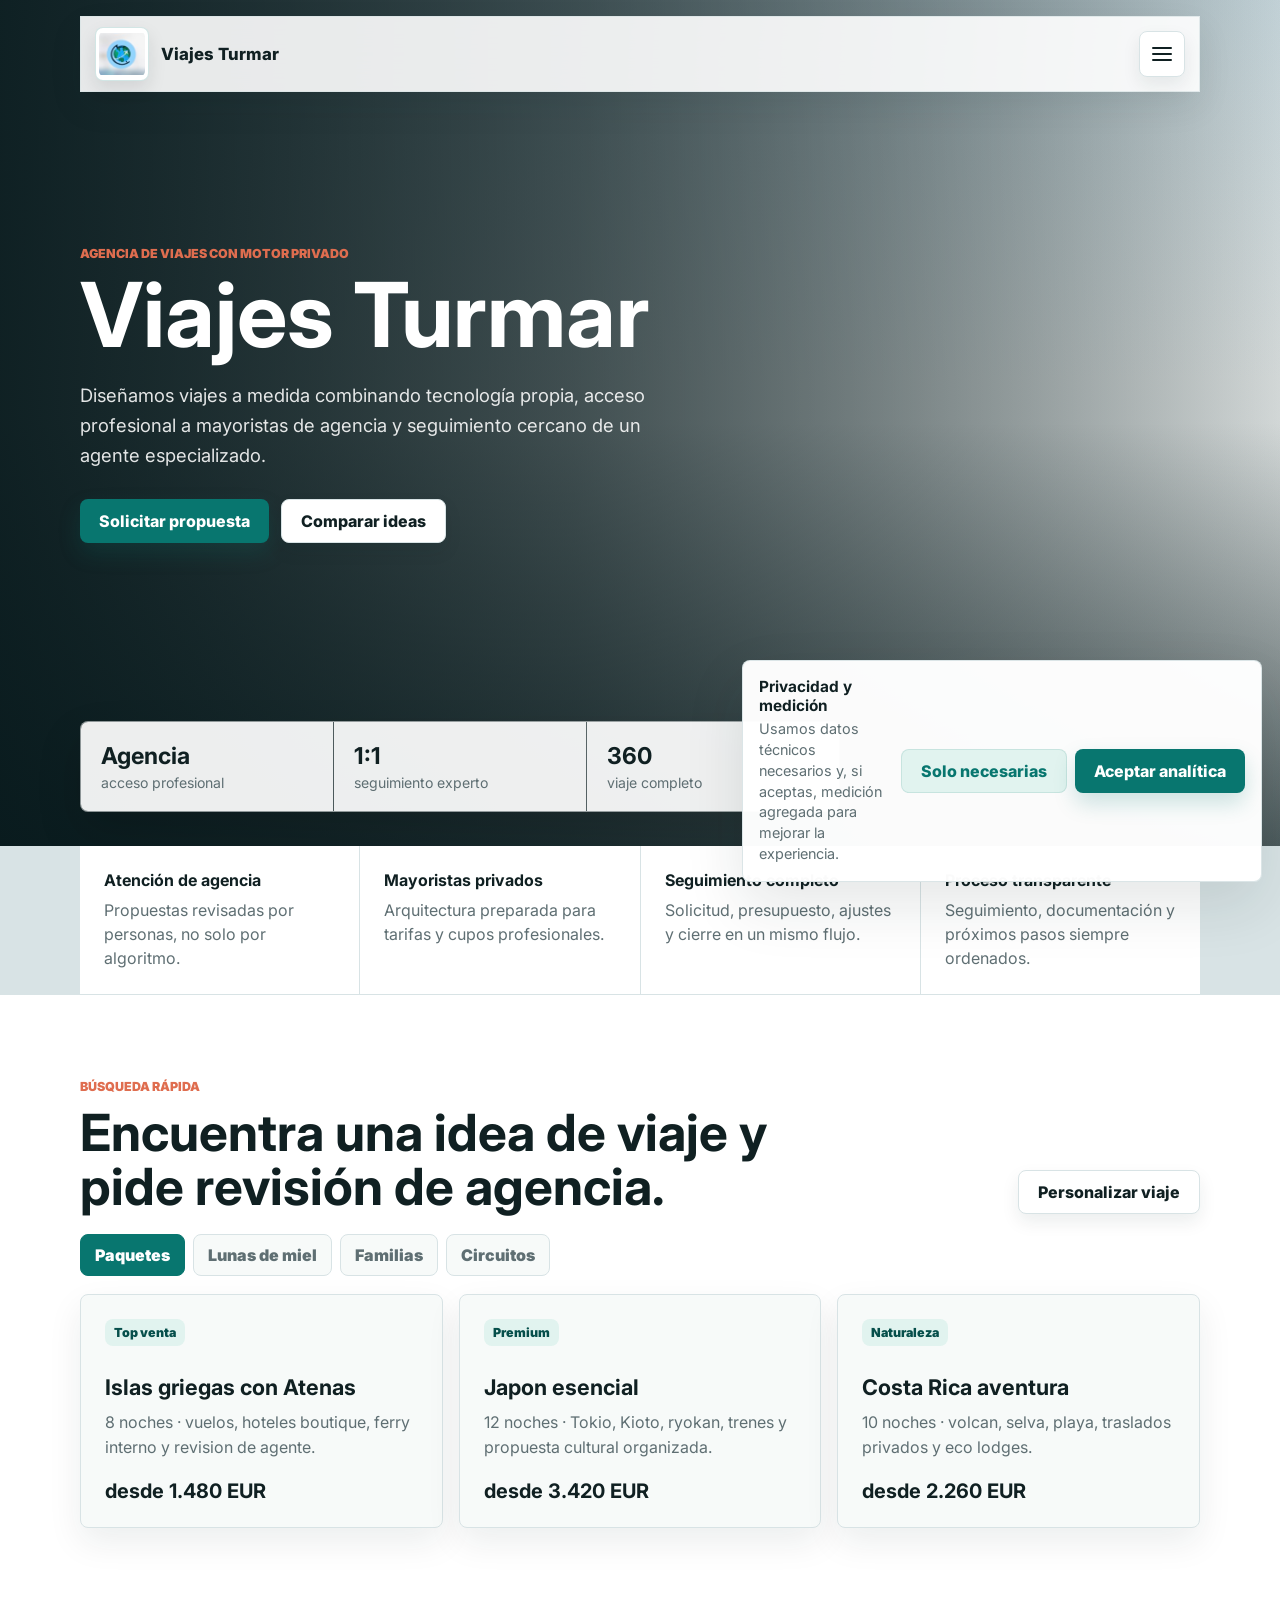
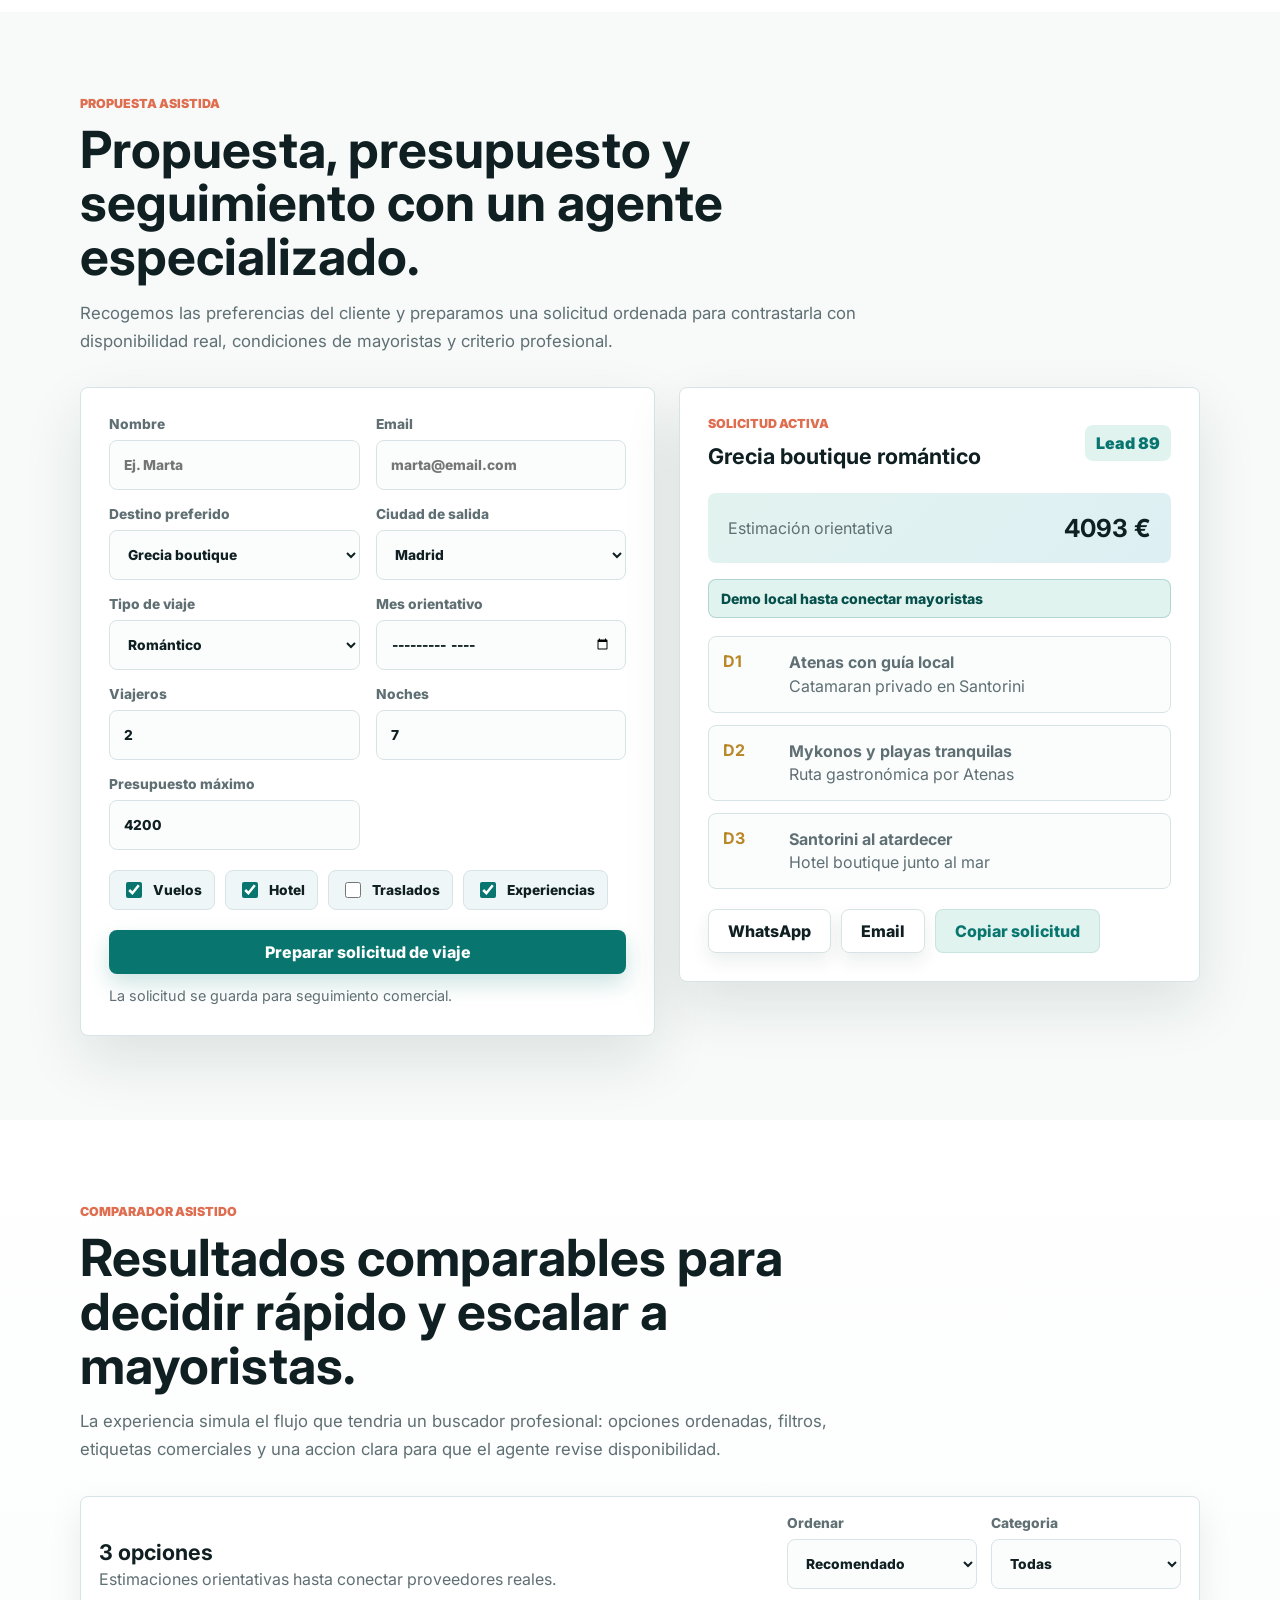
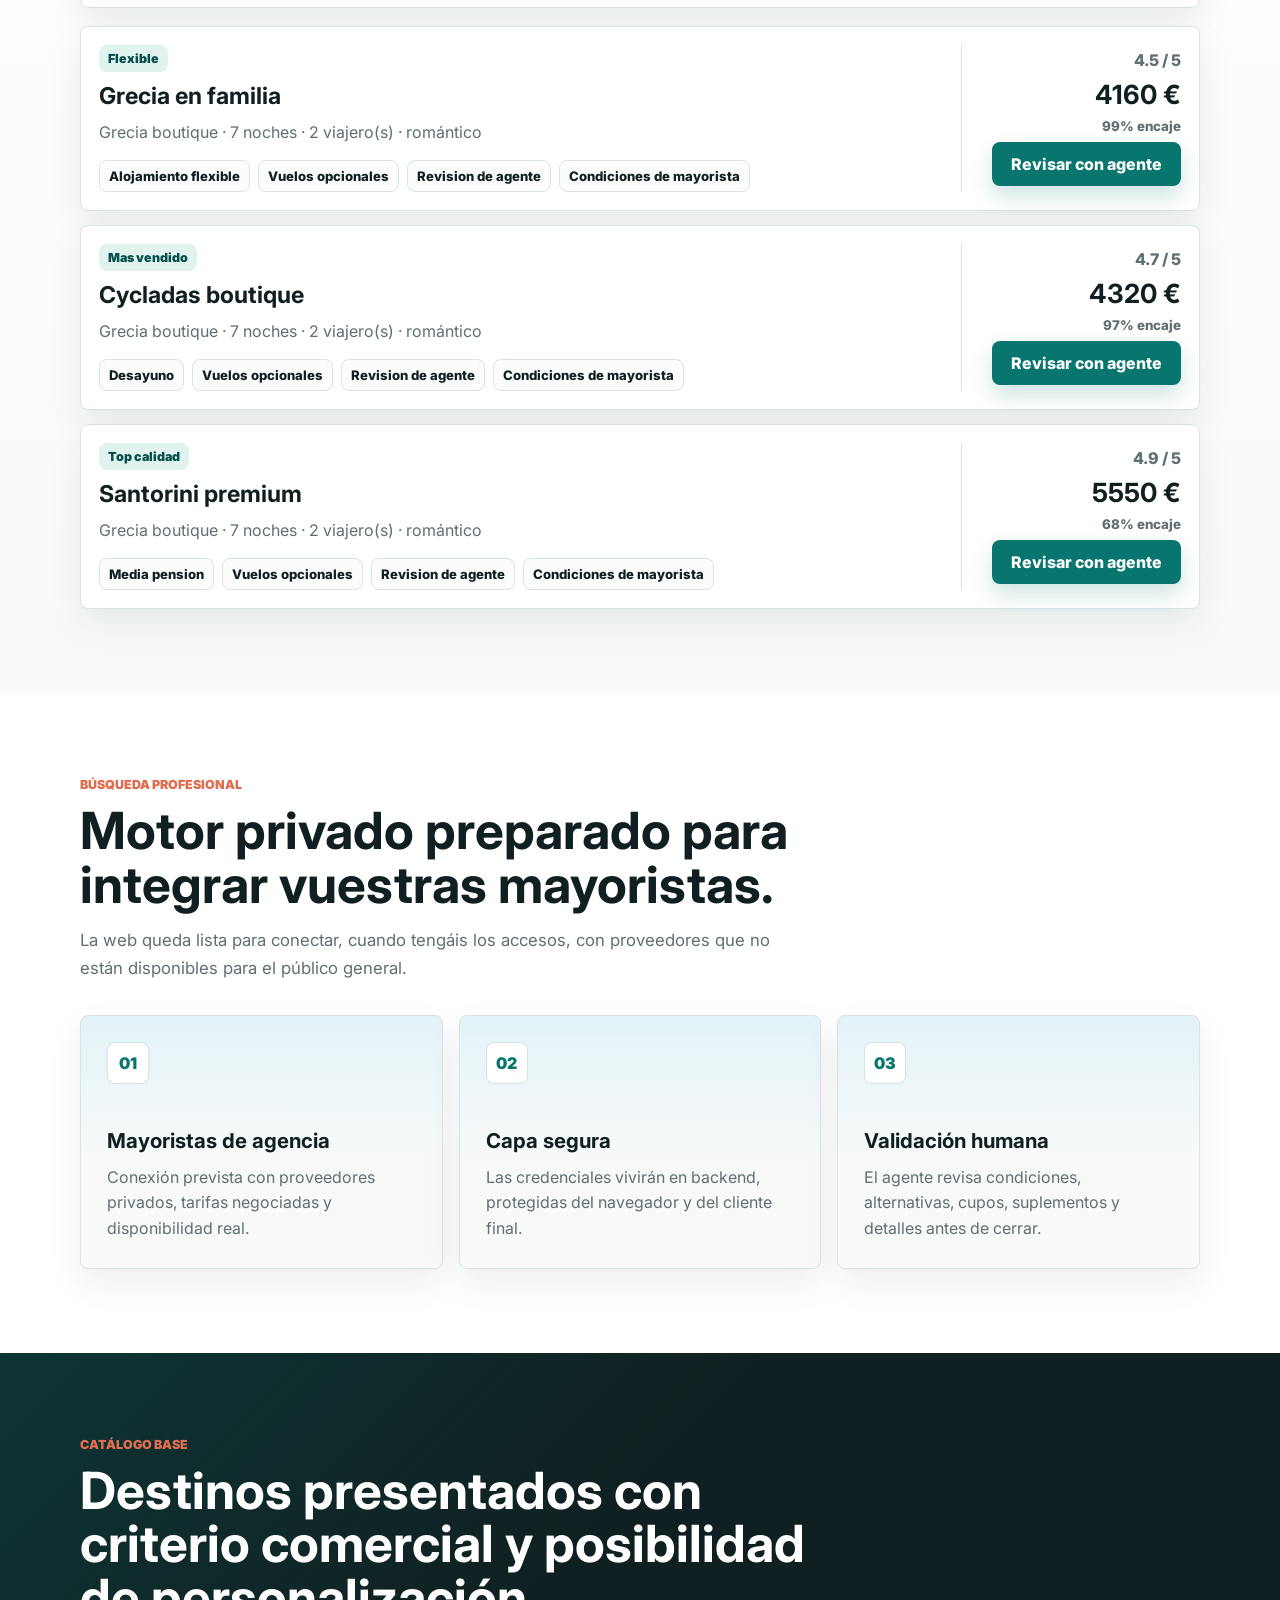
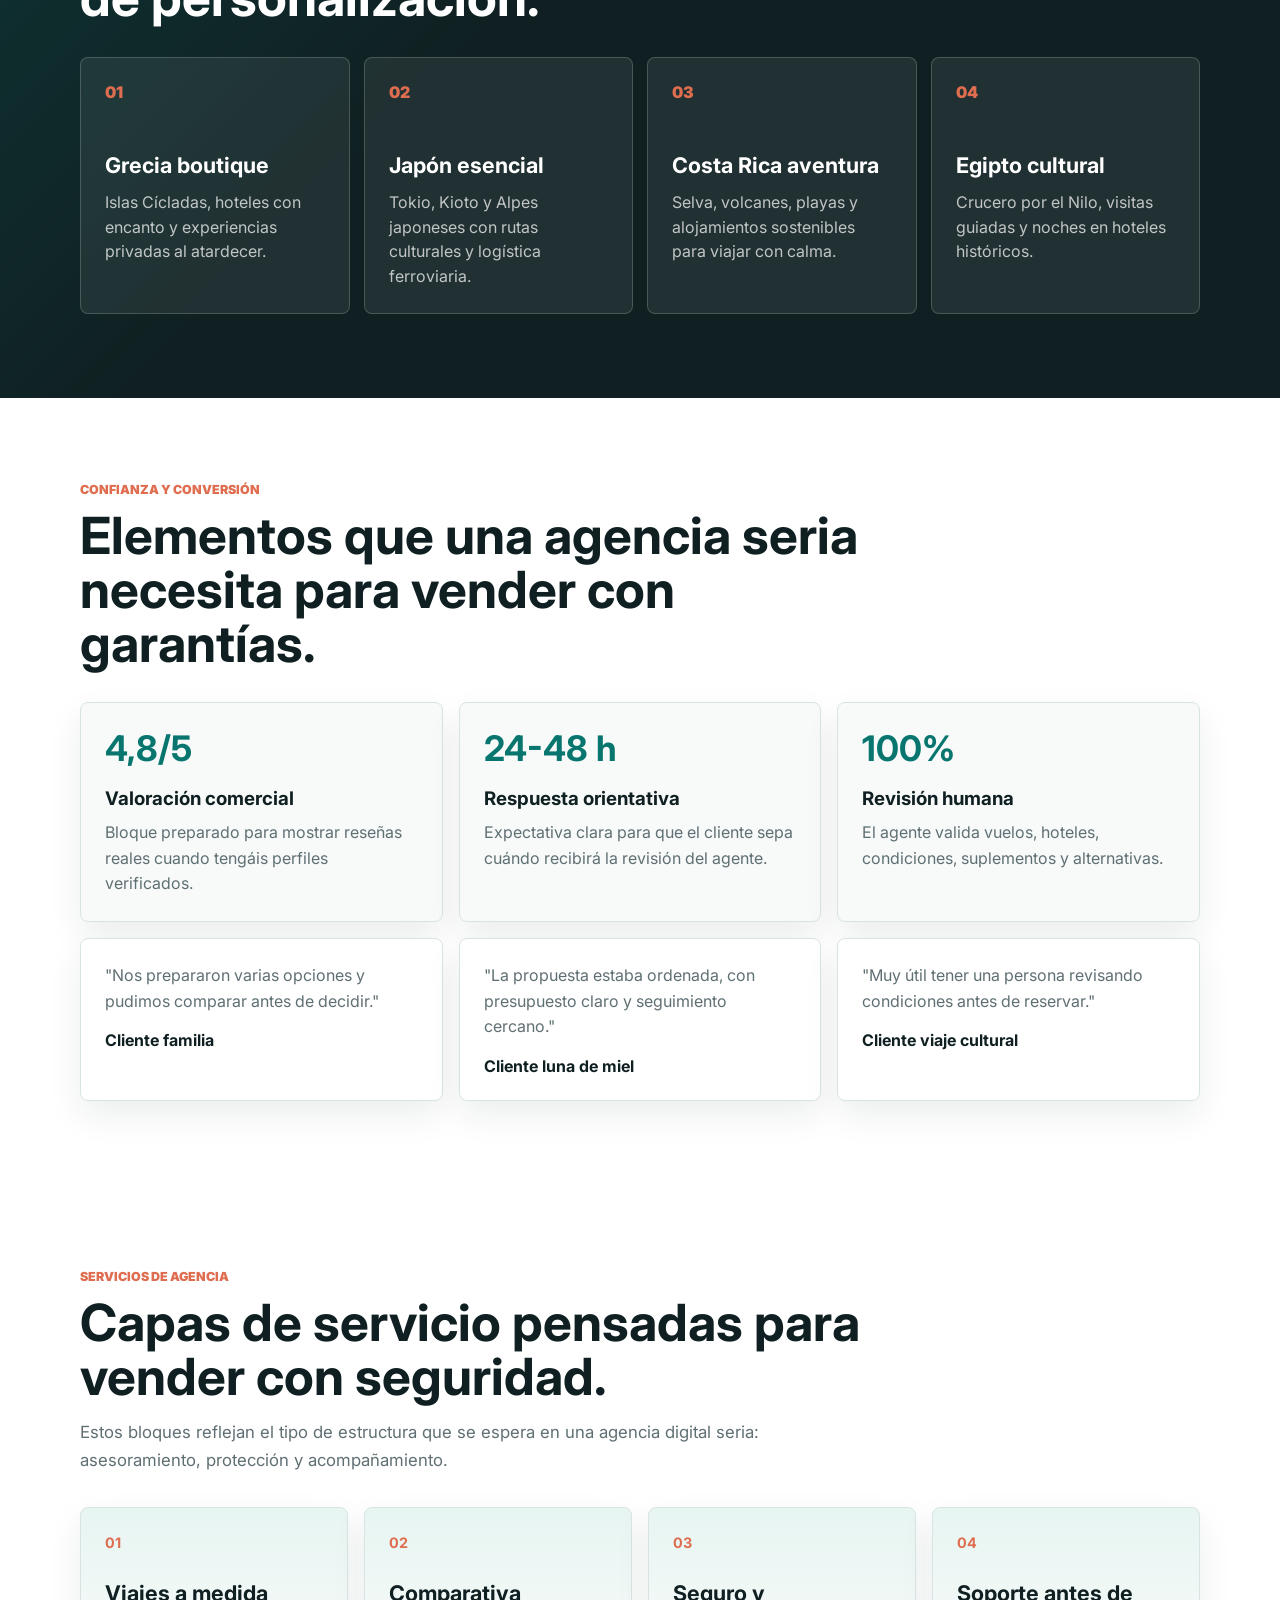
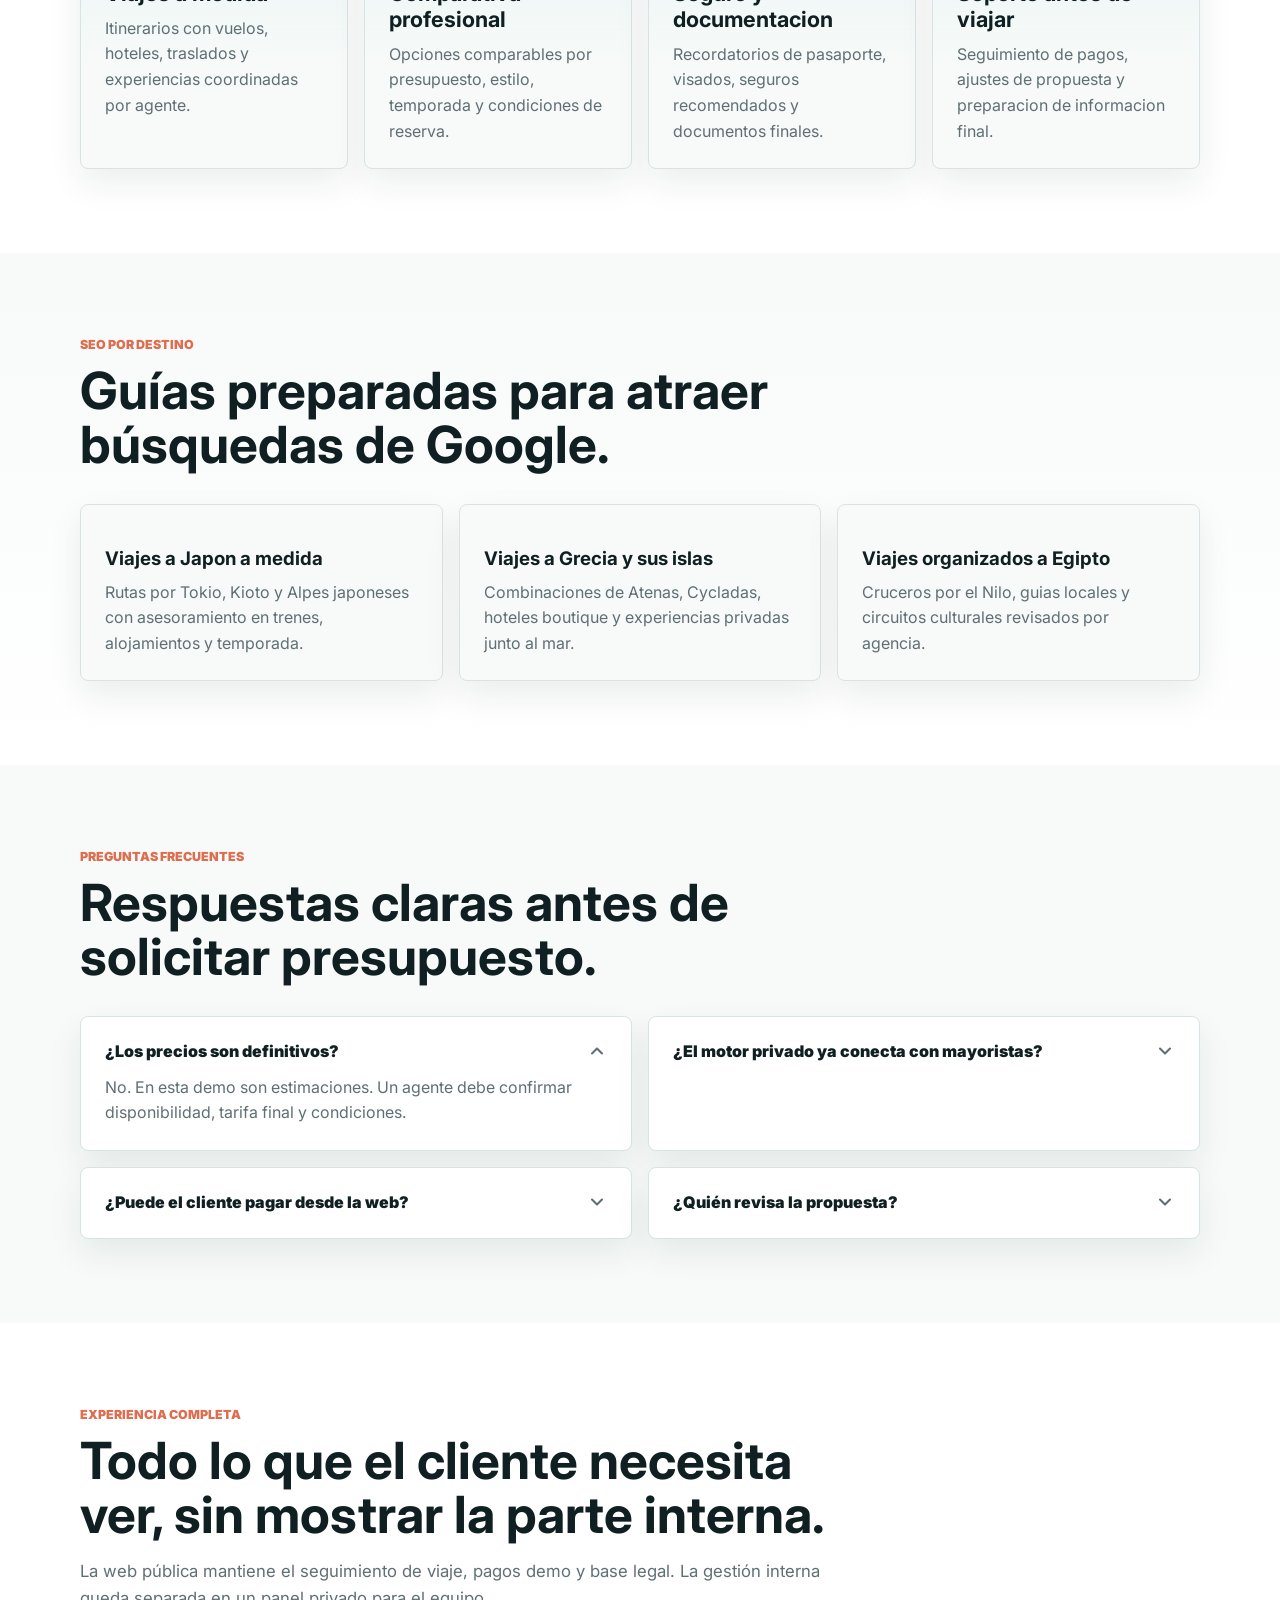
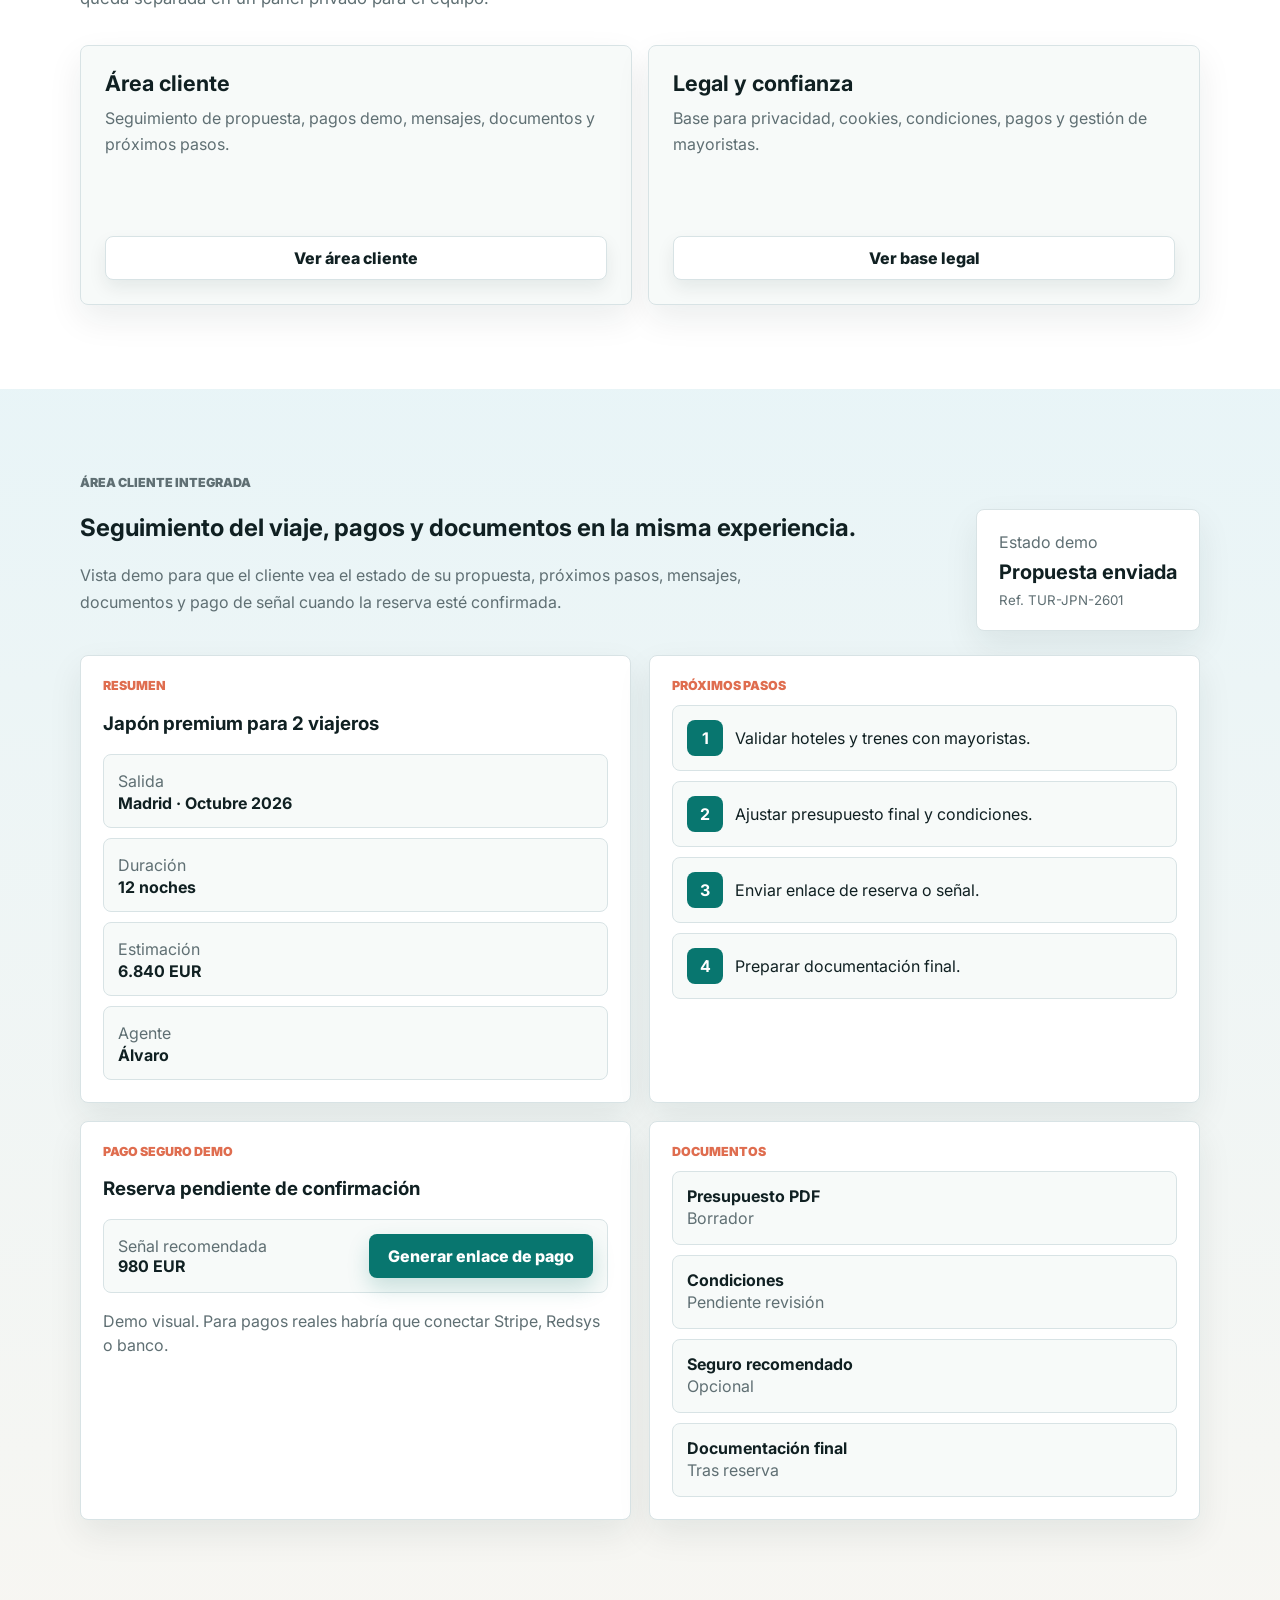
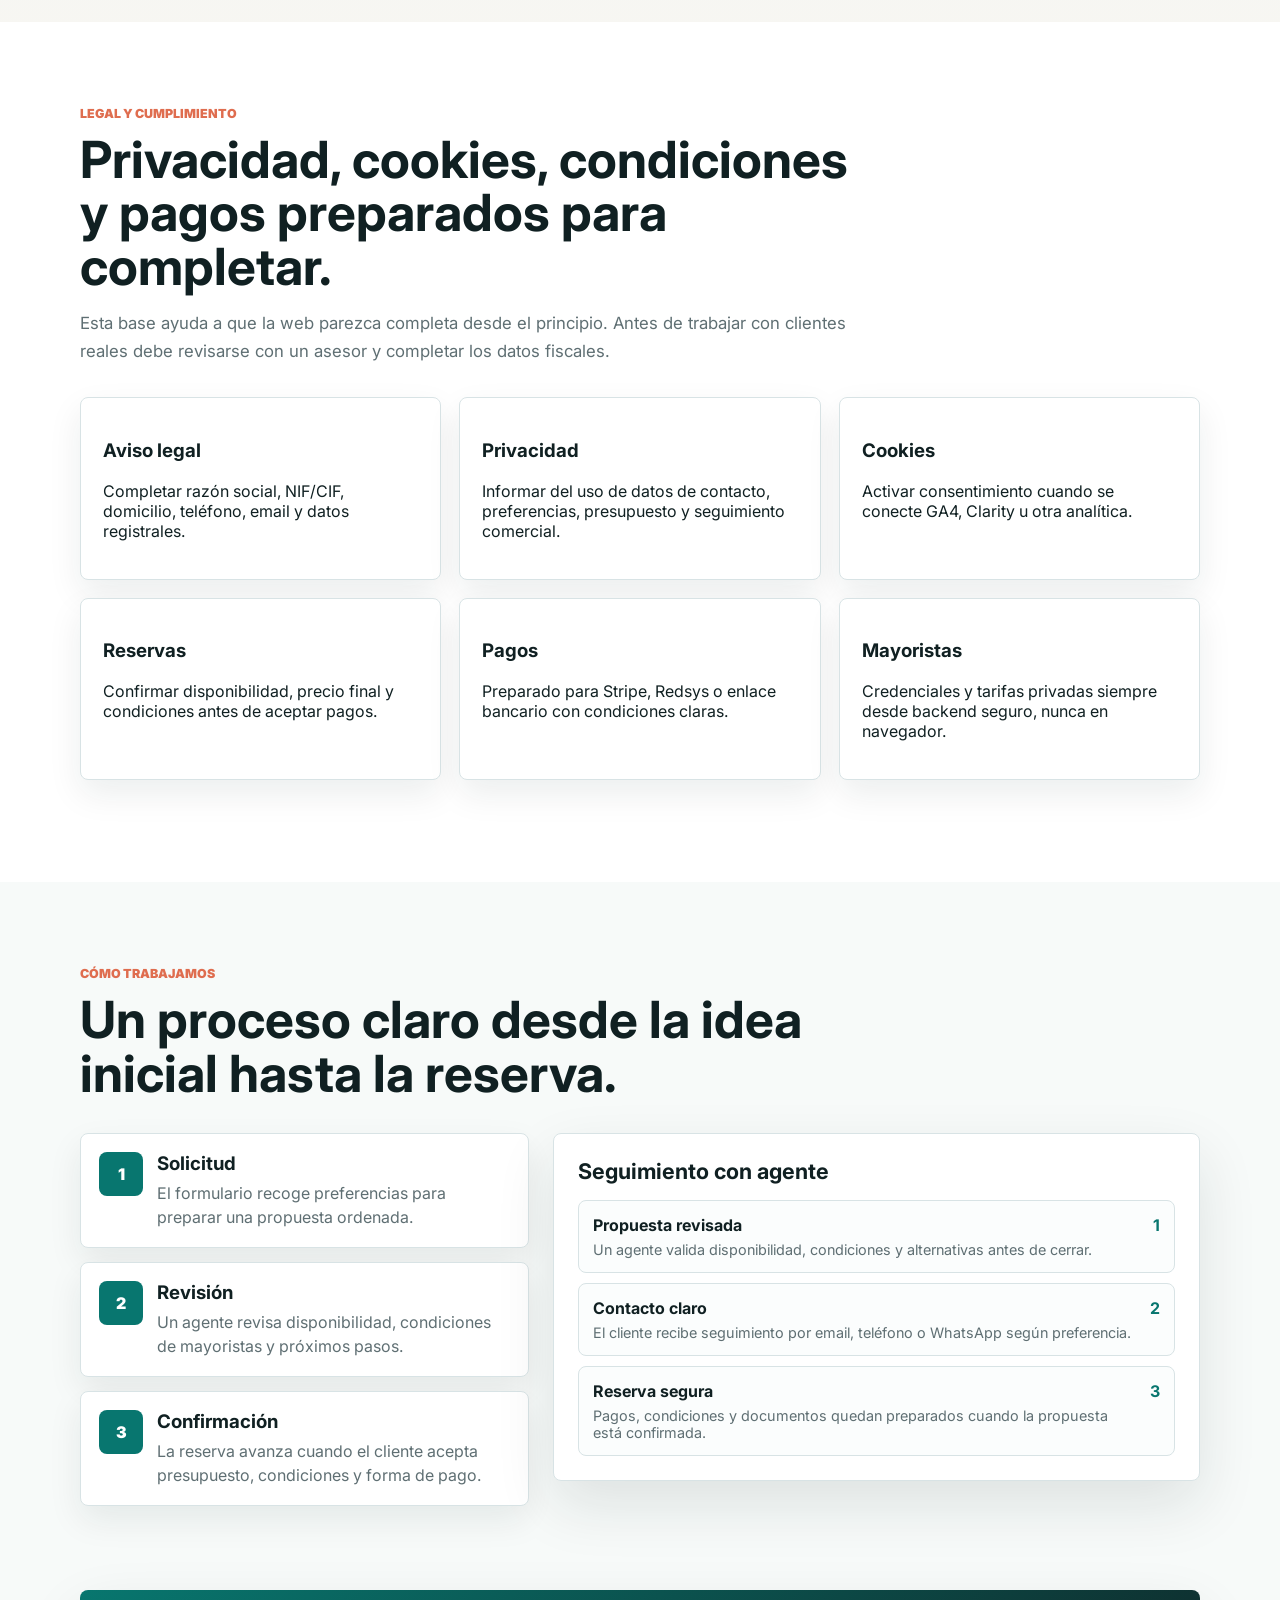
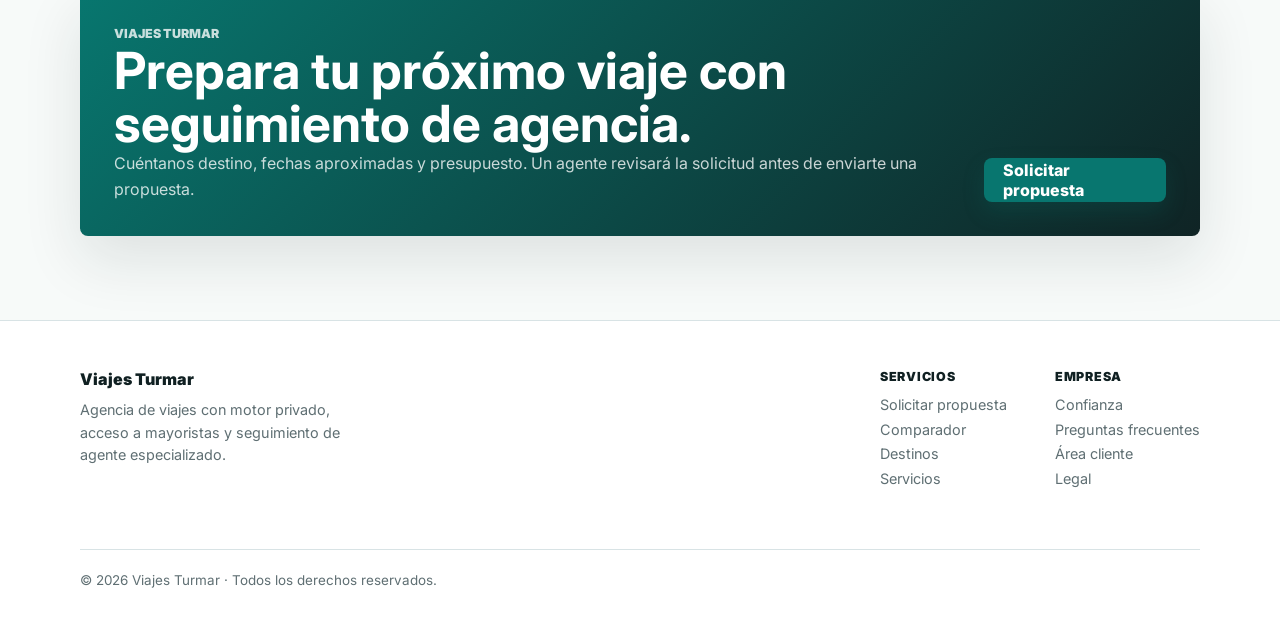
<file: index.html>
<!doctype html>
<html lang="es">
  <head>
    <meta charset="UTF-8" />
    <meta name="viewport" content="width=device-width, initial-scale=1.0" />
    <title>Viajes Turmar | Agencia de viajes con motor privado</title>
    <meta
      name="description"
      content="Agencia de viajes con motor privado para consultar mayoristas, preparar propuestas personalizadas y hacer seguimiento con agentes especializados."
    />
    <meta name="theme-color" content="#08766f" />
    <link rel="canonical" href="https://wewesito.github.io/viajes-turmar/" />
    <link rel="manifest" href="site.webmanifest" />
    <link rel="icon" href="assets/logo-viajes-turmar-small.jpg" />
    <link rel="apple-touch-icon" href="assets/logo-viajes-turmar-small.jpg" />
    <meta property="og:type" content="website" />
    <meta property="og:site_name" content="Viajes Turmar" />
    <meta property="og:title" content="Viajes Turmar | Agencia de viajes con motor privado" />
    <meta
      property="og:description"
      content="Viajes a medida con acceso profesional a mayoristas privados y seguimiento de un agente especializado."
    />
    <meta property="og:url" content="https://wewesito.github.io/viajes-turmar/" />
    <meta property="og:image" content="https://wewesito.github.io/viajes-turmar/assets/hero-travel-agency.png" />
    <meta name="twitter:card" content="summary_large_image" />
    <link rel="preconnect" href="https://fonts.googleapis.com" />
    <link rel="preconnect" href="https://fonts.gstatic.com" crossorigin />
    <link
      href="https://fonts.googleapis.com/css2?family=Inter:wght@400;500;600;700;800&display=swap"
      rel="stylesheet"
    />
    <link rel="stylesheet" href="styles.css" />
    <script>
      window.TURMAR_CONFIG = {
        analyticsId: "",
        analyticsEndpoint: "",
        leadEndpoint: "",
        searchEndpoint: "",
      };
    </script>
    <script type="application/ld+json">
      {
        "@context": "https://schema.org",
        "@type": "TravelAgency",
        "name": "Viajes Turmar",
        "url": "https://wewesito.github.io/viajes-turmar/",
        "logo": "https://wewesito.github.io/viajes-turmar/assets/logo-viajes-turmar-small.jpg",
        "description": "Agencia de viajes con motor privado, propuestas personalizadas y seguimiento de agentes especializados.",
        "areaServed": ["Espana", "Europa", "Internacional"],
        "sameAs": []
      }
    </script>
  </head>
  <body>
    <header class="topbar">
      <a class="brand" href="#inicio" aria-label="Viajes Turmar">
        <span class="brand-mark">
          <img src="assets/logo-viajes-turmar-small.jpg" alt="Logo Viajes Turmar" />
        </span>
        <span>Viajes Turmar</span>
      </a>
      <div class="topbar-actions">
        <button
          class="menu-toggle"
          id="menuToggle"
          type="button"
          aria-label="Abrir menu de secciones"
          aria-controls="siteMenu"
          aria-expanded="false"
        >
          <span></span>
          <span></span>
          <span></span>
        </button>
      </div>
      <nav class="menu-panel" id="siteMenu" aria-label="Secciones de la web" hidden>
        <a href="#inicio">Inicio</a>
        <a href="#automatizador">Solicitar propuesta</a>
        <a href="#comparador">Comparador</a>
        <a href="#motor-privado">Motor privado</a>
        <a href="#destinos">Destinos</a>
        <a href="#servicios">Servicios</a>
        <a href="#confianza">Confianza</a>
        <a href="#faq">Preguntas frecuentes</a>
        <a href="#area-cliente">Area cliente</a>
        <a href="#legal">Legal</a>
      </nav>
    </header>

    <main>
      <section class="hero" id="inicio">
        <div class="hero-overlay"></div>
        <div class="hero-content">
          <p class="eyebrow">Agencia de viajes con motor privado</p>
          <h1>Viajes Turmar</h1>
          <p class="hero-copy">
            Diseñamos viajes a medida combinando tecnología propia, acceso profesional a
            mayoristas de agencia y seguimiento cercano de un agente especializado.
          </p>
          <div class="hero-actions">
            <a class="button primary" href="#automatizador">Solicitar propuesta</a>
            <a class="button secondary" href="#comparador">Comparar ideas</a>
          </div>
        </div>
        <div class="hero-metrics" aria-label="Indicadores de automatización">
          <div>
            <strong>Agencia</strong>
            <span>acceso profesional</span>
          </div>
          <div>
            <strong>1:1</strong>
            <span>seguimiento experto</span>
          </div>
          <div>
            <strong>360</strong>
            <span>viaje completo</span>
          </div>
        </div>
      </section>

      <section class="trust-strip" aria-label="Garantías de Viajes Turmar">
        <div>
          <strong>Atención de agencia</strong>
          <span>Propuestas revisadas por personas, no solo por algoritmo.</span>
        </div>
        <div>
          <strong>Mayoristas privados</strong>
          <span>Arquitectura preparada para tarifas y cupos profesionales.</span>
        </div>
        <div>
          <strong>Seguimiento completo</strong>
          <span>Solicitud, presupuesto, ajustes y cierre en un mismo flujo.</span>
        </div>
        <div>
          <strong>Proceso transparente</strong>
          <span>Seguimiento, documentación y próximos pasos siempre ordenados.</span>
        </div>
      </section>

      <section class="quick-search" aria-label="Búsqueda rápida de viajes">
        <div class="quick-search-header">
          <div>
            <p class="eyebrow">Búsqueda rápida</p>
            <h2>Encuentra una idea de viaje y pide revisión de agencia.</h2>
          </div>
          <a class="button secondary" href="#automatizador">Personalizar viaje</a>
        </div>
        <div class="trip-tabs" aria-label="Tipos de viaje">
          <button class="trip-tab active" type="button">Paquetes</button>
          <button class="trip-tab" type="button">Lunas de miel</button>
          <button class="trip-tab" type="button">Familias</button>
          <button class="trip-tab" type="button">Circuitos</button>
        </div>
        <div class="quick-grid">
          <article class="quick-card">
            <span>Top venta</span>
            <h3>Islas griegas con Atenas</h3>
            <p>8 noches · vuelos, hoteles boutique y ferry interno.</p>
            <strong>desde 1.480 EUR</strong>
          </article>
          <article class="quick-card">
            <span>Premium</span>
            <h3>Japon esencial</h3>
            <p>12 noches · Tokio, Kioto, ryokan y trenes incluidos.</p>
            <strong>desde 3.420 EUR</strong>
          </article>
          <article class="quick-card">
            <span>Familias</span>
            <h3>Costa Rica naturaleza</h3>
            <p>10 noches · volcan, selva, playa y traslados privados.</p>
            <strong>desde 2.260 EUR</strong>
          </article>
        </div>
      </section>

      <section class="planner-band" id="automatizador">
        <div class="section-heading">
          <p class="eyebrow">Propuesta asistida</p>
          <h2>Propuesta, presupuesto y seguimiento con un agente especializado.</h2>
          <p>
            Recogemos las preferencias del cliente y preparamos una solicitud ordenada para
            contrastarla con disponibilidad real, condiciones de mayoristas y criterio profesional.
          </p>
        </div>

        <div class="planner-shell">
          <form class="planner-panel" id="tripForm">
            <div class="form-grid">
              <label>
                Nombre
                <input id="travelerName" name="travelerName" type="text" placeholder="Ej. Marta" required />
              </label>
              <label>
                Email
                <input id="email" name="email" type="email" placeholder="marta@email.com" required />
              </label>
              <label>
                Destino preferido
                <select id="destination" name="destination">
                  <option value="grecia">Grecia boutique</option>
                  <option value="japon">Japón esencial</option>
                  <option value="costa-rica">Costa Rica aventura</option>
                  <option value="egipto">Egipto cultural</option>
                </select>
              </label>
              <label>
                Ciudad de salida
                <select id="departure" name="departure">
                  <option value="Madrid">Madrid</option>
                  <option value="Barcelona">Barcelona</option>
                  <option value="Valencia">Valencia</option>
                  <option value="Malaga">Malaga</option>
                </select>
              </label>
              <label>
                Tipo de viaje
                <select id="style" name="style">
                  <option value="romantico">Romántico</option>
                  <option value="familia">Familia</option>
                  <option value="aventura">Aventura suave</option>
                  <option value="premium">Premium</option>
                </select>
              </label>
              <label>
                Mes orientativo
                <input id="travelMonth" name="travelMonth" type="month" />
              </label>
              <label>
                Viajeros
                <input id="travelers" name="travelers" type="number" min="1" max="12" value="2" />
              </label>
              <label>
                Noches
                <input id="nights" name="nights" type="number" min="3" max="21" value="7" />
              </label>
              <label>
                Presupuesto máximo
                <input id="budgetMax" name="budgetMax" type="number" min="600" step="100" value="4200" />
              </label>
            </div>

            <div class="preference-row" aria-label="Preferencias">
              <label class="check">
                <input type="checkbox" name="preferences" value="vuelos" checked />
                Vuelos
              </label>
              <label class="check">
                <input type="checkbox" name="preferences" value="hotel" checked />
                Hotel
              </label>
              <label class="check">
                <input type="checkbox" name="preferences" value="traslados" />
                Traslados
              </label>
              <label class="check">
                <input type="checkbox" name="preferences" value="experiencias" checked />
                Experiencias
              </label>
            </div>

            <button class="button primary wide" type="submit">Preparar solicitud de viaje</button>
            <p class="form-note" id="formStatus" role="status">La solicitud se guarda para seguimiento comercial.</p>
          </form>

          <aside class="proposal-panel" aria-live="polite">
            <div class="proposal-header">
              <div>
                <p class="eyebrow">Solicitud activa</p>
                <h3 id="proposalTitle">Grecia boutique para dos</h3>
              </div>
              <span id="leadScore" class="score">Lead 86</span>
            </div>
            <div class="price-line">
              <span>Estimación orientativa</span>
              <strong id="budget">2.980 EUR</strong>
            </div>
            <div class="engine-status" id="engineSource">Motor privado preparado para conectar mayoristas</div>
            <div class="itinerary" id="itinerary"></div>
            <div class="automation-actions">
              <a class="button secondary" id="whatsappLink" href="#" target="_blank" rel="noreferrer">WhatsApp</a>
              <a class="button secondary" id="emailLink" href="#">Email</a>
              <button class="button ghost" id="copyProposal" type="button">Copiar solicitud</button>
            </div>
          </aside>
        </div>
      </section>

      <section class="compare-band" id="comparador">
        <div class="section-heading">
          <p class="eyebrow">Comparador asistido</p>
          <h2>Resultados comparables para decidir rápido y escalar a mayoristas.</h2>
          <p>
            La experiencia simula el flujo que tendria un buscador profesional: opciones ordenadas,
            filtros, etiquetas comerciales y una accion clara para que el agente revise disponibilidad.
          </p>
        </div>
        <div class="compare-toolbar">
          <div>
            <strong id="resultCount">0 opciones</strong>
            <span>Estimaciones orientativas hasta conectar proveedores reales.</span>
          </div>
          <label>
            Ordenar
            <select id="sortResults">
              <option value="recommended">Recomendado</option>
              <option value="price">Precio</option>
              <option value="rating">Valoración</option>
            </select>
          </label>
          <label>
            Categoria
            <select id="filterCategory">
              <option value="all">Todas</option>
              <option value="boutique">Boutique</option>
              <option value="premium">Premium</option>
              <option value="familia">Familia</option>
            </select>
          </label>
        </div>
        <div class="result-list" id="resultList" aria-live="polite"></div>
      </section>

      <section class="private-engine" id="motor-privado">
        <div class="section-heading compact fade-up">
          <p class="eyebrow">Búsqueda profesional</p>
          <h2>Motor privado preparado para integrar vuestras mayoristas.</h2>
          <p>
            La web queda lista para conectar, cuando tengáis los accesos, con proveedores que no
            están disponibles para el público general.
          </p>
        </div>
        <div class="engine-grid fade-up-stagger">
          <article class="engine-card fade-up">
            <span class="engine-number">01</span>
            <h3>Mayoristas de agencia</h3>
            <p>Conexión prevista con proveedores privados, tarifas negociadas y disponibilidad real.</p>
          </article>
          <article class="engine-card fade-up">
            <span class="engine-number">02</span>
            <h3>Capa segura</h3>
            <p>Las credenciales vivirán en backend, protegidas del navegador y del cliente final.</p>
          </article>
          <article class="engine-card fade-up">
            <span class="engine-number">03</span>
            <h3>Validación humana</h3>
            <p>El agente revisa condiciones, alternativas, cupos, suplementos y detalles antes de cerrar.</p>
          </article>
        </div>
      </section>

      <section class="destinations" id="destinos">
        <div class="section-heading fade-up">
          <p class="eyebrow">Catálogo base</p>
          <h2>Destinos presentados con criterio comercial y posibilidad de personalización.</h2>
        </div>
        <div class="destination-grid fade-up-stagger">
          <article class="destination-card fade-up">
            <span>01</span>
            <h3>Grecia boutique</h3>
            <p>Islas Cícladas, hoteles con encanto y experiencias privadas al atardecer.</p>
          </article>
          <article class="destination-card fade-up">
            <span>02</span>
            <h3>Japón esencial</h3>
            <p>Tokio, Kioto y Alpes japoneses con rutas culturales y logística ferroviaria.</p>
          </article>
          <article class="destination-card fade-up">
            <span>03</span>
            <h3>Costa Rica aventura</h3>
            <p>Selva, volcanes, playas y alojamientos sostenibles para viajar con calma.</p>
          </article>
          <article class="destination-card fade-up">
            <span>04</span>
            <h3>Egipto cultural</h3>
            <p>Crucero por el Nilo, visitas guiadas y noches en hoteles históricos.</p>
          </article>
        </div>
      </section>

      <section class="confidence-band" id="confianza">
        <div class="section-heading fade-up">
          <p class="eyebrow">Confianza y conversión</p>
          <h2>Elementos que una agencia seria necesita para vender con garantías.</h2>
        </div>
        <div class="confidence-grid fade-up-stagger">
          <article class="fade-up">
            <strong>4,8/5</strong>
            <h3>Valoración comercial</h3>
            <p>Bloque preparado para mostrar reseñas reales cuando tengáis perfiles verificados.</p>
          </article>
          <article class="fade-up">
            <strong>24-48 h</strong>
            <h3>Respuesta orientativa</h3>
            <p>Expectativa clara para que el cliente sepa cuándo recibirá la revisión del agente.</p>
          </article>
          <article class="fade-up">
            <strong>100%</strong>
            <h3>Revisión humana</h3>
            <p>El agente valida vuelos, hoteles, condiciones, suplementos y alternativas.</p>
          </article>
        </div>
        <div class="review-grid fade-up-stagger">
          <article class="review-card fade-up">
            <p>"Nos prepararon varias opciones y pudimos comparar antes de decidir."</p>
            <strong>Cliente familia</strong>
          </article>
          <article class="review-card fade-up">
            <p>"La propuesta estaba ordenada, con presupuesto claro y seguimiento cercano."</p>
            <strong>Cliente luna de miel</strong>
          </article>
          <article class="review-card fade-up">
            <p>"Muy útil tener una persona revisando condiciones antes de reservar."</p>
            <strong>Cliente viaje cultural</strong>
          </article>
        </div>
      </section>

      <section class="service-band" id="servicios">
        <div class="section-heading fade-up">
          <p class="eyebrow">Servicios de agencia</p>
          <h2>Capas de servicio pensadas para vender con seguridad.</h2>
          <p>
            Estos bloques reflejan el tipo de estructura que se espera en una agencia digital seria:
            asesoramiento, protección y acompañamiento.
          </p>
        </div>
        <div class="service-grid">
          <article>
            <strong>01</strong>
            <h3>Viajes a medida</h3>
            <p>Itinerarios con vuelos, hoteles, traslados y experiencias coordinadas por agente.</p>
          </article>
          <article>
            <strong>02</strong>
            <h3>Comparativa profesional</h3>
            <p>Opciones comparables por presupuesto, estilo, temporada y condiciones de reserva.</p>
          </article>
          <article>
            <strong>03</strong>
            <h3>Seguro y documentacion</h3>
            <p>Recordatorios de pasaporte, visados, seguros recomendados y documentos finales.</p>
          </article>
          <article>
            <strong>04</strong>
            <h3>Soporte antes de viajar</h3>
            <p>Seguimiento de pagos, ajustes de propuesta y preparacion de informacion final.</p>
          </article>
        </div>
      </section>

      <section class="seo-band" aria-label="Guías de viaje">
        <div class="section-heading fade-up">
          <p class="eyebrow">SEO por destino</p>
          <h2>Guías preparadas para atraer búsquedas de Google.</h2>
        </div>
        <div class="seo-grid">
          <article>
            <h3>Viajes a Japon a medida</h3>
            <p>Rutas por Tokio, Kioto y Alpes japoneses con asesoramiento en trenes, alojamientos y temporada.</p>
          </article>
          <article>
            <h3>Viajes a Grecia y sus islas</h3>
            <p>Combinaciones de Atenas, Cycladas, hoteles boutique y experiencias privadas junto al mar.</p>
          </article>
          <article>
            <h3>Viajes organizados a Egipto</h3>
            <p>Cruceros por el Nilo, guias locales y circuitos culturales revisados por agencia.</p>
          </article>
        </div>
      </section>

      <section class="faq-band" id="faq">
        <div class="section-heading fade-up">
          <p class="eyebrow">Preguntas frecuentes</p>
          <h2>Respuestas claras antes de solicitar presupuesto.</h2>
        </div>
        <div class="faq-grid">
          <details open>
            <summary>¿Los precios son definitivos?</summary>
            <p>No. En esta demo son estimaciones. Un agente debe confirmar disponibilidad, tarifa final y condiciones.</p>
          </details>
          <details>
            <summary>¿El motor privado ya conecta con mayoristas?</summary>
            <p>La estructura está preparada, pero la conexión real se activará cuando tengáis accesos y proveedores definidos.</p>
          </details>
          <details>
            <summary>¿Puede el cliente pagar desde la web?</summary>
            <p>La zona de pago es visual. Para cobrar de verdad habría que conectar Stripe, Redsys o una pasarela bancaria.</p>
          </details>
          <details>
            <summary>¿Quién revisa la propuesta?</summary>
            <p>El flujo está pensado para que siempre haya revisión de un agente antes de confirmar la reserva.</p>
          </details>
        </div>
      </section>

      <section class="platform-band" id="plataforma">
        <div class="section-heading fade-up">
          <p class="eyebrow">Experiencia completa</p>
          <h2>Todo lo que el cliente necesita ver, sin mostrar la parte interna.</h2>
          <p>
            La web pública mantiene el seguimiento de viaje, pagos demo y base legal.
            La gestión interna queda separada en un panel privado para el equipo.
          </p>
        </div>
        <div class="platform-grid fade-up-stagger">
          <article class="platform-card fade-up">
            <div>
              <h3>Área cliente</h3>
              <p>Seguimiento de propuesta, pagos demo, mensajes, documentos y próximos pasos.</p>
            </div>
            <a class="button secondary" href="#area-cliente">Ver área cliente</a>
          </article>
          <article class="platform-card fade-up">
            <div>
              <h3>Legal y confianza</h3>
              <p>Base para privacidad, cookies, condiciones, pagos y gestión de mayoristas.</p>
            </div>
            <a class="button secondary" href="#legal">Ver base legal</a>
          </article>
        </div>
      </section>

      <section class="client-embedded" id="area-cliente">
        <div class="client-hero embedded">
          <div>
            <p class="eyebrow">Área cliente integrada</p>
            <h2>Seguimiento del viaje, pagos y documentos en la misma experiencia.</h2>
            <p>
              Vista demo para que el cliente vea el estado de su propuesta, próximos pasos,
              mensajes, documentos y pago de señal cuando la reserva esté confirmada.
            </p>
          </div>
          <div class="client-status">
            <span>Estado demo</span>
            <strong>Propuesta enviada</strong>
            <small>Ref. TUR-JPN-2601</small>
          </div>
        </div>

        <div class="client-grid">
          <article class="client-panel">
            <p class="eyebrow">Resumen</p>
            <h3>Japón premium para 2 viajeros</h3>
            <div class="summary-lines">
              <div><span>Salida</span><strong>Madrid · Octubre 2026</strong></div>
              <div><span>Duración</span><strong>12 noches</strong></div>
              <div><span>Estimación</span><strong>6.840 EUR</strong></div>
              <div><span>Agente</span><strong>Álvaro</strong></div>
            </div>
          </article>
          <article class="client-panel">
            <p class="eyebrow">Próximos pasos</p>
            <div class="timeline">
              <div><strong>1</strong><span>Validar hoteles y trenes con mayoristas.</span></div>
              <div><strong>2</strong><span>Ajustar presupuesto final y condiciones.</span></div>
              <div><strong>3</strong><span>Enviar enlace de reserva o señal.</span></div>
              <div><strong>4</strong><span>Preparar documentación final.</span></div>
            </div>
          </article>
        </div>

        <div class="client-grid">
          <article class="client-panel">
            <p class="eyebrow">Pago seguro demo</p>
            <h3>Reserva pendiente de confirmación</h3>
            <div class="payment-box">
              <div><span>Señal recomendada</span><strong>980 EUR</strong></div>
              <button class="button primary" type="button">Generar enlace de pago</button>
            </div>
            <p class="small-note">Demo visual. Para pagos reales habría que conectar Stripe, Redsys o banco.</p>
          </article>
          <article class="client-panel">
            <p class="eyebrow">Documentos</p>
            <div class="document-grid">
              <div><strong>Presupuesto PDF</strong><span>Borrador</span></div>
              <div><strong>Condiciones</strong><span>Pendiente revisión</span></div>
              <div><strong>Seguro recomendado</strong><span>Opcional</span></div>
              <div><strong>Documentación final</strong><span>Tras reserva</span></div>
            </div>
          </article>
        </div>
      </section>

      <section class="legal-embedded" id="legal">
        <div class="section-heading fade-up">
          <p class="eyebrow">Legal y cumplimiento</p>
          <h2>Privacidad, cookies, condiciones y pagos preparados para completar.</h2>
          <p>
            Esta base ayuda a que la web parezca completa desde el principio. Antes de trabajar
            con clientes reales debe revisarse con un asesor y completar los datos fiscales.
          </p>
        </div>
        <div class="legal-grid fade-up-stagger">
          <article class="fade-up">
            <h3>Aviso legal</h3>
            <p>Completar razón social, NIF/CIF, domicilio, teléfono, email y datos registrales.</p>
          </article>
          <article class="fade-up">
            <h3>Privacidad</h3>
            <p>Informar del uso de datos de contacto, preferencias, presupuesto y seguimiento comercial.</p>
          </article>
          <article class="fade-up">
            <h3>Cookies</h3>
            <p>Activar consentimiento cuando se conecte GA4, Clarity u otra analítica.</p>
          </article>
          <article class="fade-up">
            <h3>Reservas</h3>
            <p>Confirmar disponibilidad, precio final y condiciones antes de aceptar pagos.</p>
          </article>
          <article class="fade-up">
            <h3>Pagos</h3>
            <p>Preparado para Stripe, Redsys o enlace bancario con condiciones claras.</p>
          </article>
          <article class="fade-up">
            <h3>Mayoristas</h3>
            <p>Credenciales y tarifas privadas siempre desde backend seguro, nunca en navegador.</p>
          </article>
        </div>
      </section>

      <section class="ops-band" id="operativa">
        <div class="section-heading fade-up">
          <p class="eyebrow">Cómo trabajamos</p>
          <h2>Un proceso claro desde la idea inicial hasta la reserva.</h2>
        </div>
        <div class="ops-layout">
          <div class="workflow">
            <div class="workflow-step fade-up">
              <span>1</span>
              <div>
                <h3>Solicitud</h3>
                <p>El formulario recoge preferencias para preparar una propuesta ordenada.</p>
              </div>
            </div>
            <div class="workflow-step fade-up">
              <span>2</span>
              <div>
                <h3>Revisión</h3>
                <p>Un agente revisa disponibilidad, condiciones de mayoristas y próximos pasos.</p>
              </div>
            </div>
            <div class="workflow-step fade-up">
              <span>3</span>
              <div>
                <h3>Confirmación</h3>
                <p>La reserva avanza cuando el cliente acepta presupuesto, condiciones y forma de pago.</p>
              </div>
            </div>
          </div>
          <div class="crm-panel fade-up">
            <div class="crm-header">
              <h3>Seguimiento con agente</h3>
            </div>
            <div class="lead-list">
              <article class="lead-card">
                <div>
                  <h4>Propuesta revisada</h4>
                  <p>Un agente valida disponibilidad, condiciones y alternativas antes de cerrar.</p>
                </div>
                <strong>1</strong>
              </article>
              <article class="lead-card">
                <div>
                  <h4>Contacto claro</h4>
                  <p>El cliente recibe seguimiento por email, teléfono o WhatsApp según preferencia.</p>
                </div>
                <strong>2</strong>
              </article>
              <article class="lead-card">
                <div>
                  <h4>Reserva segura</h4>
                  <p>Pagos, condiciones y documentos quedan preparados cuando la propuesta está confirmada.</p>
                </div>
                <strong>3</strong>
              </article>
            </div>
          </div>
        </div>
      </section>

      <section class="final-cta fade-up">
        <div>
          <p class="eyebrow">Viajes Turmar</p>
          <h2>Prepara tu próximo viaje con seguimiento de agencia.</h2>
          <p>Cuéntanos destino, fechas aproximadas y presupuesto. Un agente revisará la solicitud antes de enviarte una propuesta.</p>
        </div>
        <a class="button primary" href="#automatizador">Solicitar propuesta</a>
      </section>
    </main>

    <footer class="footer">
      <div class="footer-brand">
        <strong>Viajes Turmar</strong>
        <p>Agencia de viajes con motor privado, acceso a mayoristas y seguimiento de agente especializado.</p>
      </div>
      <nav class="footer-nav" aria-label="Pie de página">
        <div class="footer-col">
          <strong>Servicios</strong>
          <a href="#automatizador">Solicitar propuesta</a>
          <a href="#comparador">Comparador</a>
          <a href="#destinos">Destinos</a>
          <a href="#servicios">Servicios</a>
        </div>
        <div class="footer-col">
          <strong>Empresa</strong>
          <a href="#confianza">Confianza</a>
          <a href="#faq">Preguntas frecuentes</a>
          <a href="cliente.html">Área cliente</a>
          <a href="legal.html">Legal</a>
        </div>
      </nav>
      <p class="footer-copy">© 2026 Viajes Turmar · Todos los derechos reservados.</p>
    </footer>

    <button class="back-to-top" id="backToTop" type="button" aria-label="Volver al inicio">
      <svg viewBox="0 0 24 24" aria-hidden="true"><polyline points="18 15 12 9 6 15"></polyline></svg>
    </button>

    <div class="cookie-banner" id="cookieBanner" role="region" aria-label="Preferencias de cookies">
      <div>
        <strong>Privacidad y medición</strong>
        <p>Usamos datos técnicos necesarios y, si aceptas, medición agregada para mejorar la experiencia.</p>
      </div>
      <div class="cookie-actions">
        <button class="button ghost" id="rejectAnalytics" type="button">Solo necesarias</button>
        <button class="button primary" id="acceptAnalytics" type="button">Aceptar analítica</button>
      </div>
    </div>

    <script src="script.js"></script>
  </body>
</html>
</file>
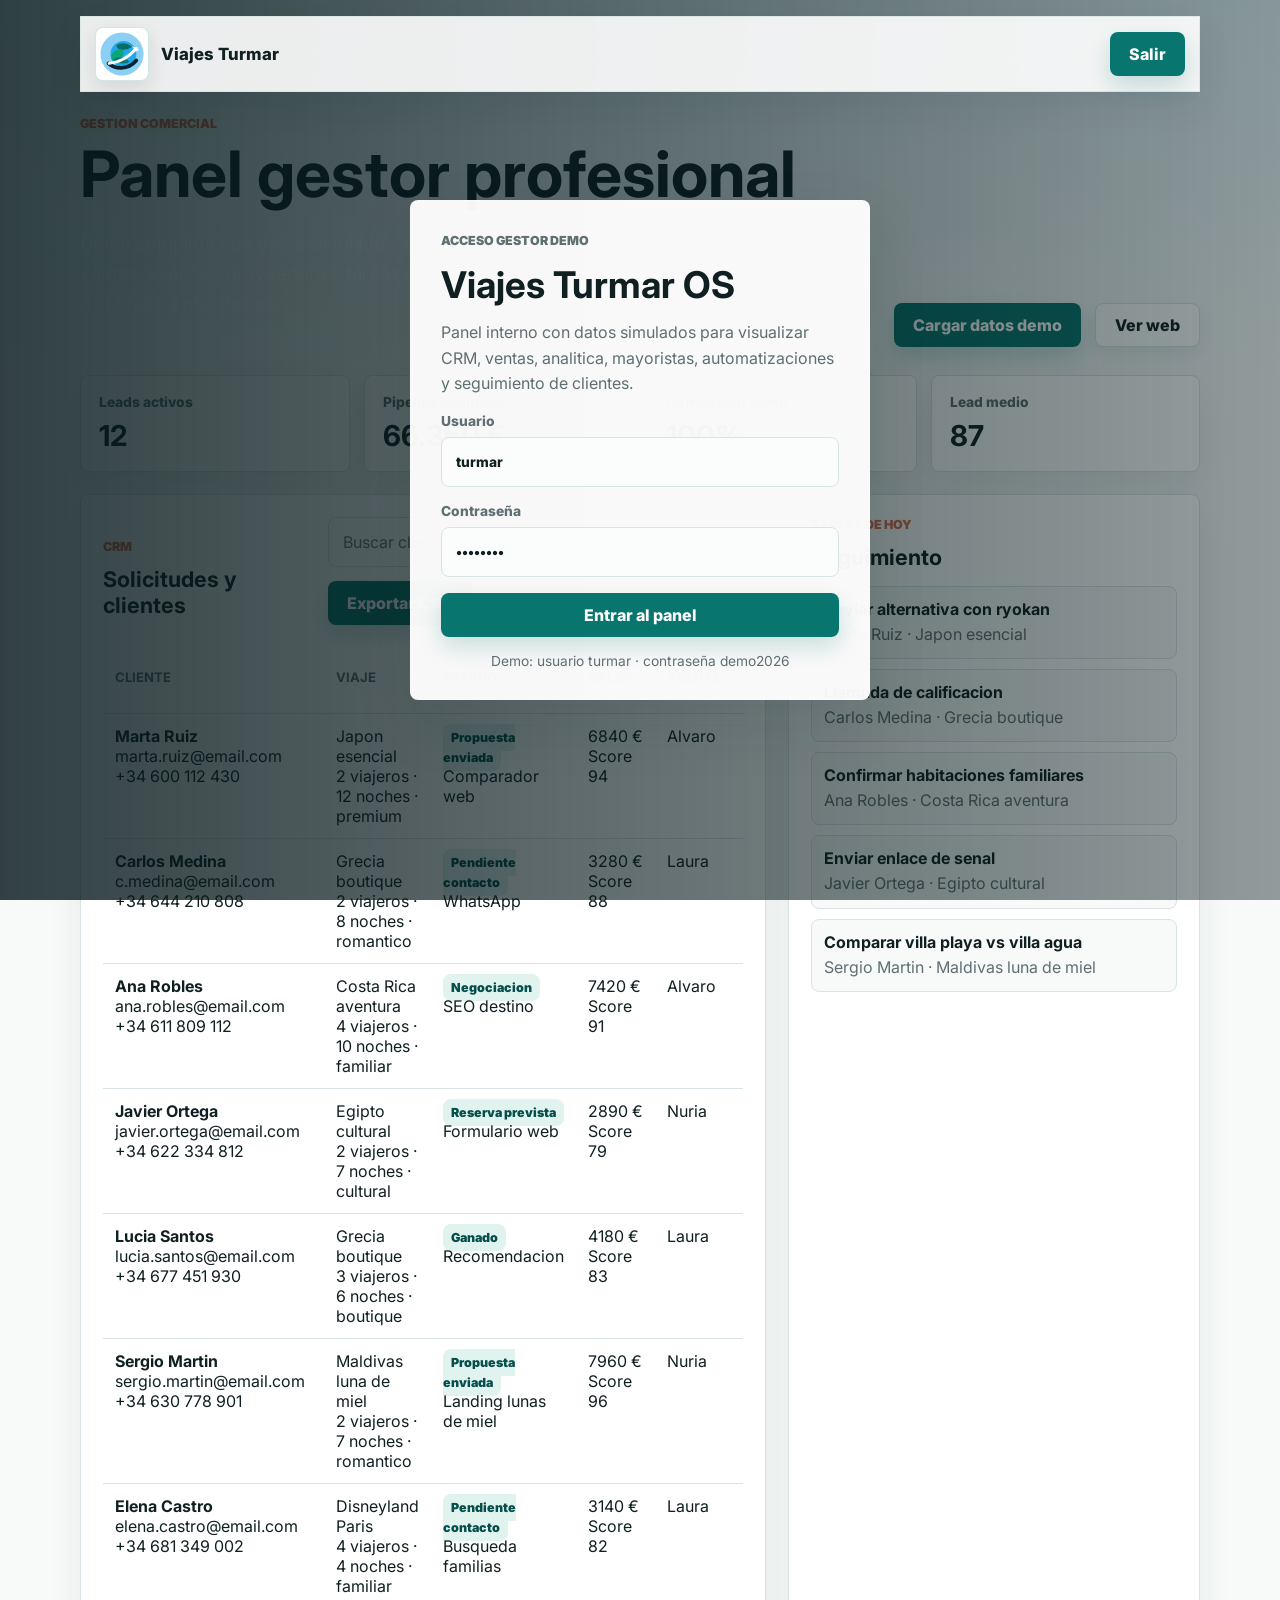
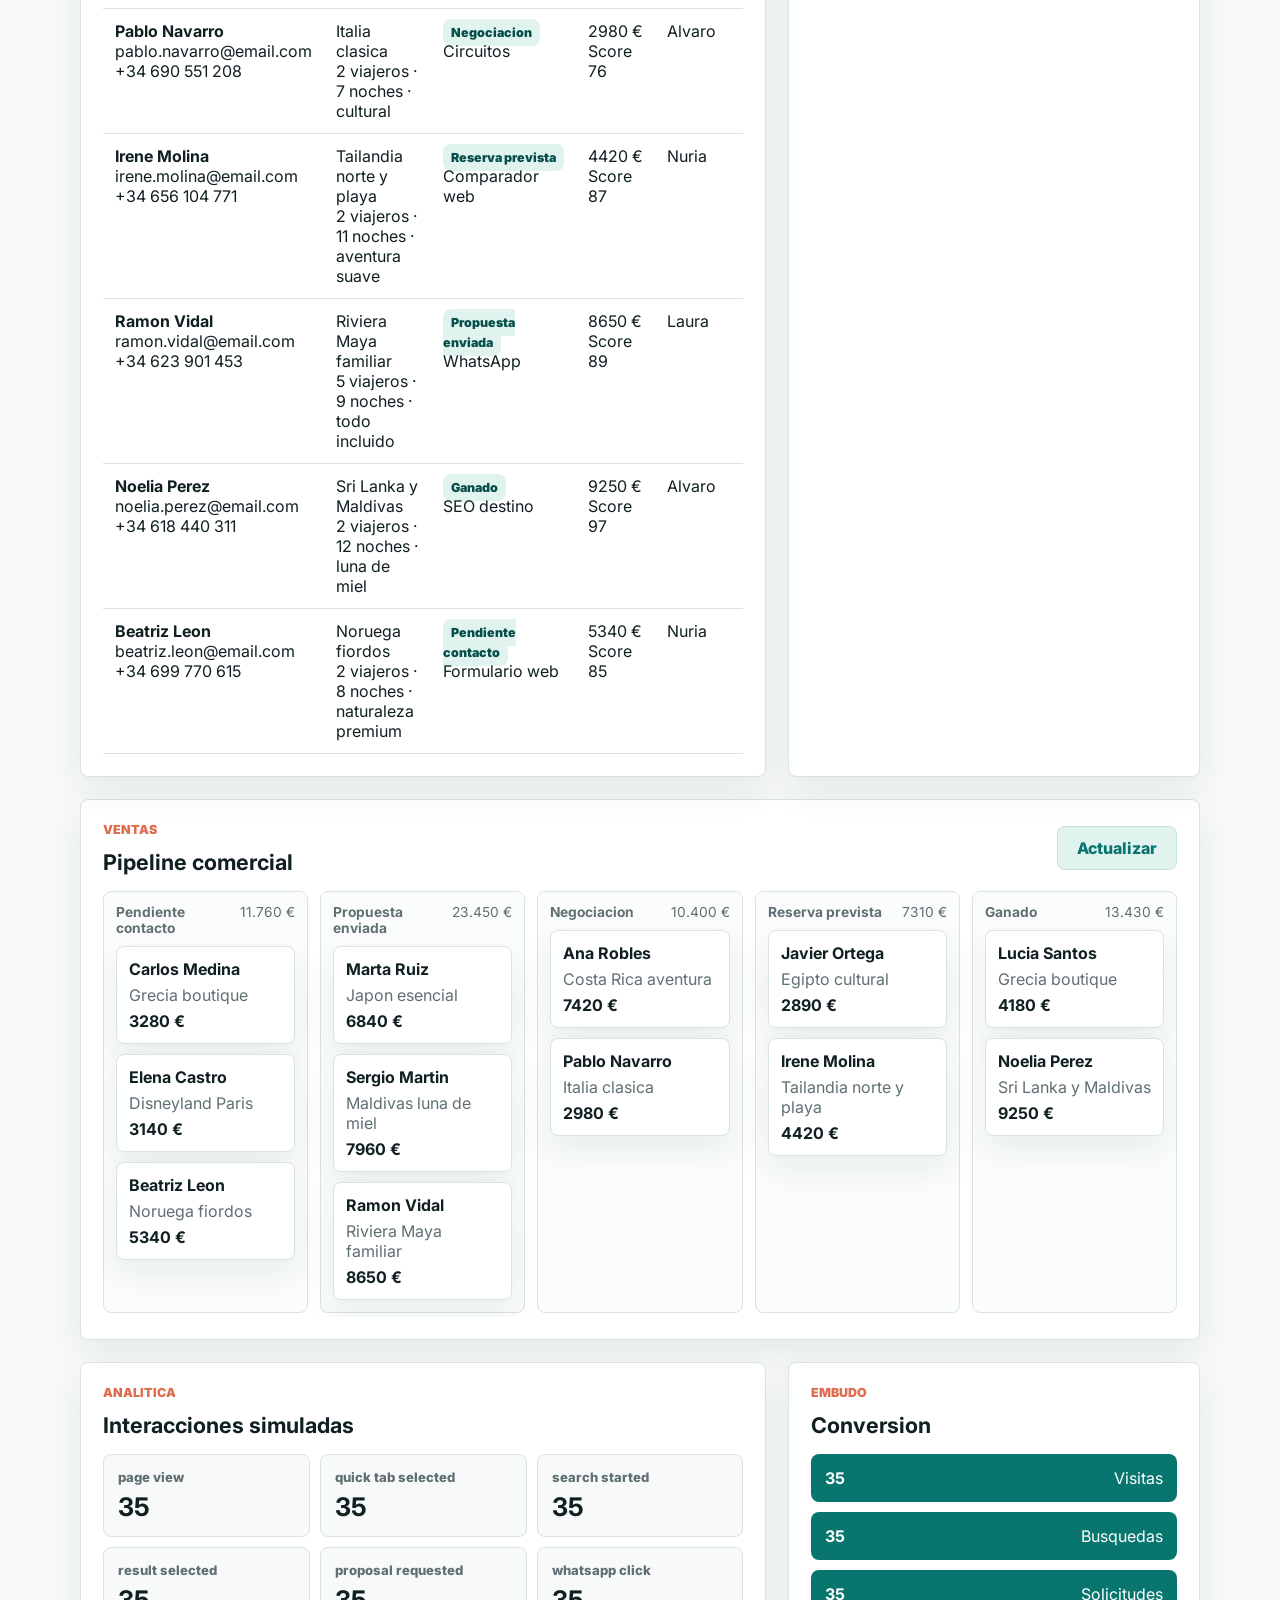
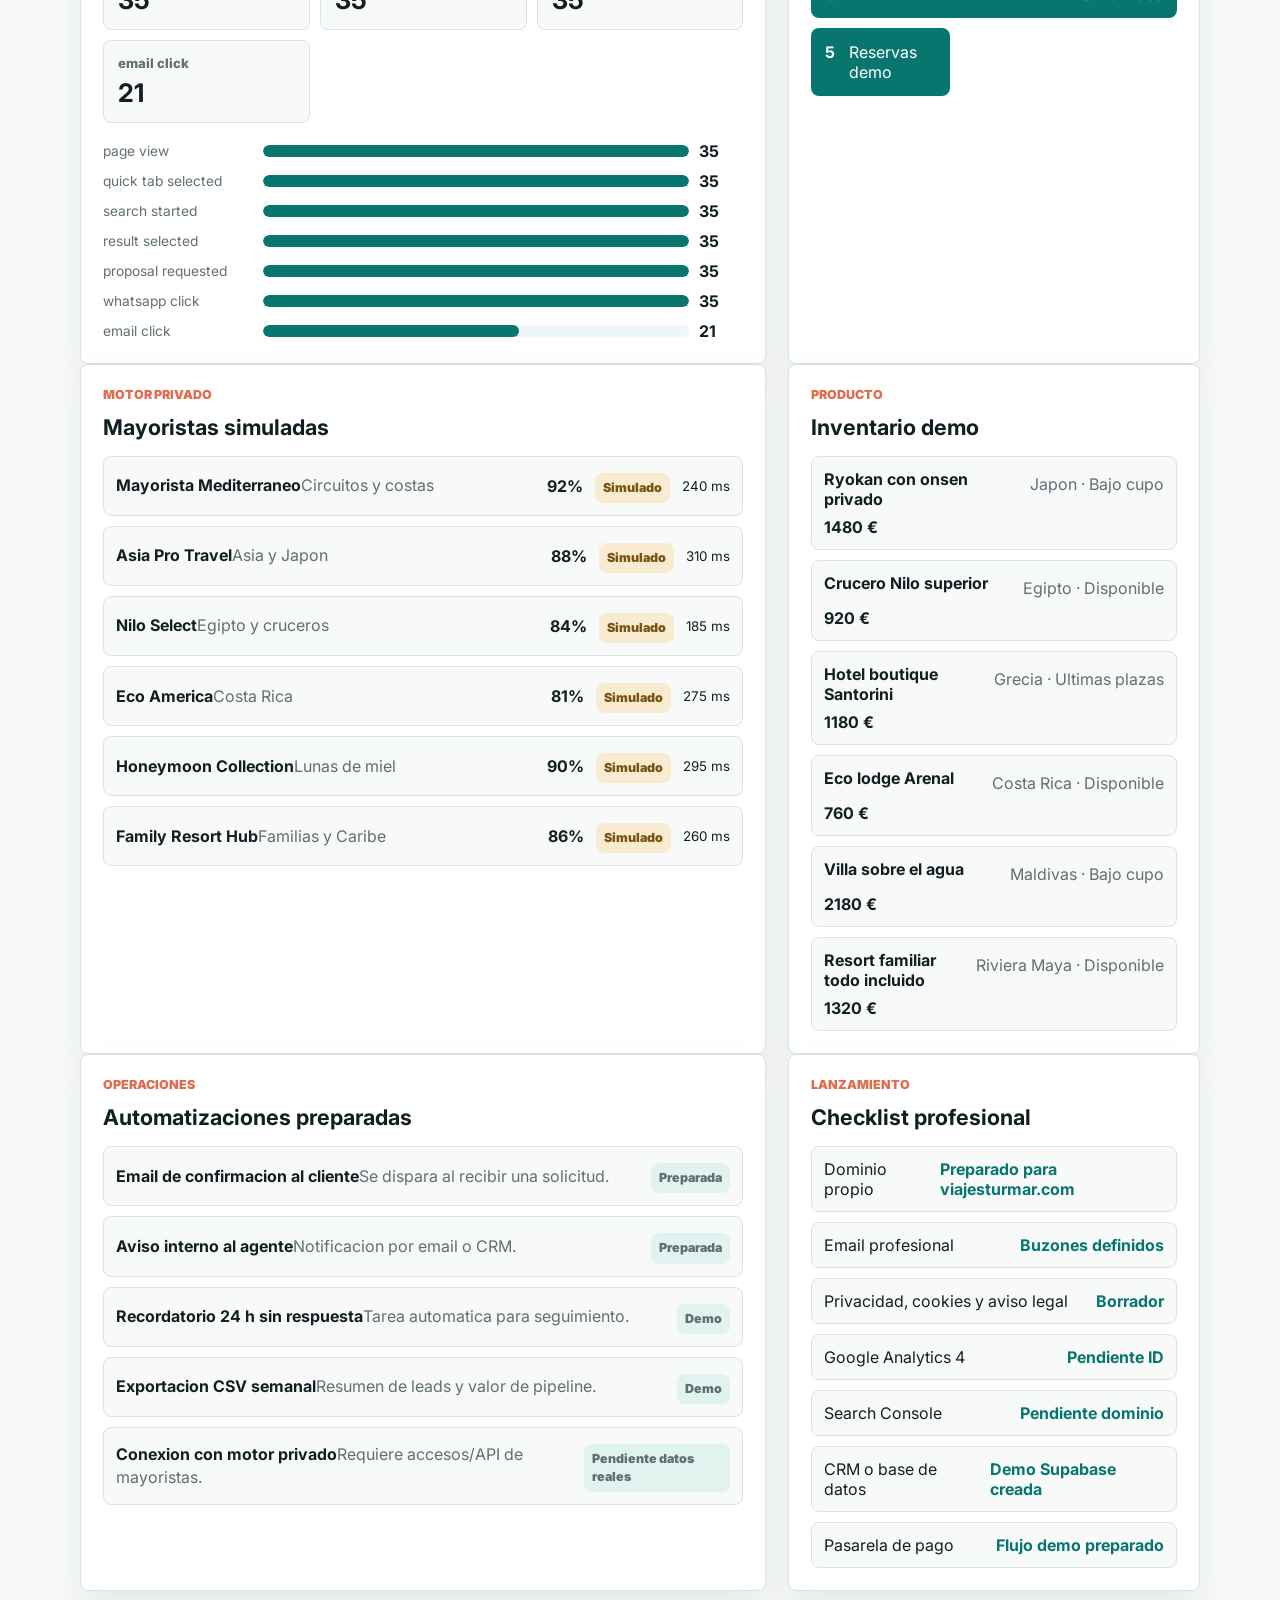
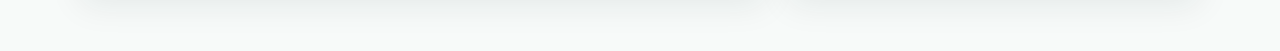
<file: admin.html>
<!doctype html>
<html lang="es">
  <head>
    <meta charset="UTF-8" />
    <meta name="viewport" content="width=device-width, initial-scale=1.0" />
    <title>Panel gestor | Viajes Turmar</title>
    <meta name="robots" content="noindex" />
    <link rel="preconnect" href="https://fonts.googleapis.com" />
    <link rel="preconnect" href="https://fonts.gstatic.com" crossorigin />
    <link
      href="https://fonts.googleapis.com/css2?family=Inter:wght@400;500;600;700;800&display=swap"
      rel="stylesheet"
    />
    <link rel="stylesheet" href="styles.css" />
  </head>
  <body>
    <div class="login-screen" id="loginScreen">
      <form class="login-panel" id="loginForm">
        <p class="eyebrow">Acceso gestor demo</p>
        <h1>Viajes Turmar OS</h1>
        <p>
          Panel interno con datos simulados para visualizar CRM, ventas, analitica,
          mayoristas, automatizaciones y seguimiento de clientes.
        </p>
        <label>
          Usuario
          <input id="adminUser" type="text" value="turmar" autocomplete="username" />
        </label>
        <label>
          Contraseña
          <input id="adminPass" type="password" value="demo2026" autocomplete="current-password" />
        </label>
        <button class="button primary wide" type="submit">Entrar al panel</button>
        <span class="login-hint">Demo: usuario turmar · contraseña demo2026</span>
      </form>
    </div>

    <header class="topbar admin-topbar">
      <a class="brand" href="index.html" aria-label="Viajes Turmar">
        <span class="brand-mark">
          <svg viewBox="0 0 64 64" aria-hidden="true">
            <circle cx="32" cy="32" r="30" fill="#8bd0f4" />
            <circle cx="34" cy="32" r="18" fill="#20a8e8" />
            <path d="M24 20c5-4 15-4 22 2-5 3-9 5-15 4-4-.6-6-2-7-6Z" fill="#086c68" />
            <path d="M17 34c4-8 11-10 17-7 1 8-4 15-13 15-3-1-4-4-4-8Z" fill="#0aa676" />
            <path d="M36 45c-6 1-12-1-16-6 8-4 16-2 22 3-1 2-3 3-6 3Z" fill="#08766f" />
            <path d="M13 45c9 8 27 10 39-4" fill="none" stroke="#0b2630" stroke-width="5" stroke-linecap="round" />
            <path d="M14 45c14-1 27-8 38-21" fill="none" stroke="#fff" stroke-width="4" stroke-linecap="round" />
            <path d="M46 21l10 5-10 5 3-5-3-5Z" fill="#fff" />
          </svg>
        </span>
        <span>Viajes Turmar</span>
      </a>
      <nav class="nav" aria-label="Gestion">
        <a href="#crm">CRM</a>
        <a href="#pipeline">Pipeline</a>
        <a href="#analytics">Analitica</a>
        <a href="#mayoristas">Mayoristas</a>
        <a href="#automatizaciones">Automatizaciones</a>
      </nav>
      <button class="nav-action" id="logoutButton" type="button">Salir</button>
    </header>

    <main class="admin-page">
      <section class="admin-hero">
        <div>
          <p class="eyebrow">Gestion comercial</p>
          <h1>Panel gestor profesional</h1>
          <p class="hero-copy">
            Demo completa con datos simulados: clientes, oportunidades, ventas, eventos,
            proveedores, tareas del equipo y estado tecnico de la futura plataforma.
          </p>
        </div>
        <div class="admin-actions">
          <button class="button primary" id="seedDemo" type="button">Cargar datos demo</button>
          <a class="button secondary" href="index.html">Ver web</a>
        </div>
      </section>

      <section class="admin-grid" aria-label="Resumen">
        <div class="admin-stat"><span>Leads activos</span><strong id="leadCount">0</strong></div>
        <div class="admin-stat"><span>Pipeline estimado</span><strong id="pipelineValue">0 EUR</strong></div>
        <div class="admin-stat"><span>Conversion demo</span><strong id="conversionRate">0%</strong></div>
        <div class="admin-stat"><span>Lead medio</span><strong id="averageScore">0</strong></div>
      </section>

      <section class="admin-layout" id="crm">
        <div class="admin-panel">
          <div class="admin-panel-header">
            <div>
              <p class="eyebrow">CRM</p>
              <h2>Solicitudes y clientes</h2>
            </div>
            <div class="admin-toolbar">
              <input id="crmSearch" type="search" placeholder="Buscar cliente, email o destino" />
              <button class="button primary" id="exportLeads" type="button">Exportar CSV</button>
            </div>
          </div>
          <div class="table-wrap">
            <table class="admin-table">
              <thead>
                <tr>
                  <th>Cliente</th>
                  <th>Viaje</th>
                  <th>Estado</th>
                  <th>Valor</th>
                  <th>Agente</th>
                  <th>Proxima accion</th>
                </tr>
              </thead>
              <tbody id="adminLeadRows"></tbody>
            </table>
          </div>
        </div>

        <aside class="admin-panel">
          <p class="eyebrow">Tareas de hoy</p>
          <h2>Seguimiento</h2>
          <div class="task-list" id="taskList"></div>
        </aside>
      </section>

      <section class="admin-panel full-panel" id="pipeline">
        <div class="admin-panel-header">
          <div>
            <p class="eyebrow">Ventas</p>
            <h2>Pipeline comercial</h2>
          </div>
          <button class="button ghost" id="refreshAdmin" type="button">Actualizar</button>
        </div>
        <div class="pipeline-board" id="pipelineBoard"></div>
      </section>

      <section class="admin-layout" id="analytics">
        <div class="admin-panel">
          <p class="eyebrow">Analitica</p>
          <h2>Interacciones simuladas</h2>
          <div class="analytics-grid" id="analyticsGrid"></div>
          <div class="bar-chart" id="barChart"></div>
        </div>
        <aside class="admin-panel">
          <p class="eyebrow">Embudo</p>
          <h2>Conversion</h2>
          <div class="funnel" id="funnel"></div>
        </aside>
      </section>

      <section class="admin-layout" id="mayoristas">
        <div class="admin-panel">
          <p class="eyebrow">Motor privado</p>
          <h2>Mayoristas simuladas</h2>
          <div class="provider-list" id="providerList"></div>
        </div>
        <aside class="admin-panel">
          <p class="eyebrow">Producto</p>
          <h2>Inventario demo</h2>
          <div class="inventory-list" id="inventoryList"></div>
        </aside>
      </section>

      <section class="admin-layout" id="automatizaciones">
        <div class="admin-panel">
          <p class="eyebrow">Operaciones</p>
          <h2>Automatizaciones preparadas</h2>
          <div class="automation-list" id="automationList"></div>
        </div>
        <aside class="admin-panel">
          <p class="eyebrow">Lanzamiento</p>
          <h2>Checklist profesional</h2>
          <div class="launch-list" id="launchList"></div>
        </aside>
      </section>
    </main>

    <script>
      window.TURMAR_DEMO_BOOTSTRAP = fetch("data/demo-database.json")
        .then((response) => (response.ok ? response.json() : null))
        .then((database) => {
          if (!database) return;
          localStorage.setItem("viajes-turmar-leads", JSON.stringify(database.leads || []));
          localStorage.setItem(
            "viajes-turmar-events",
            JSON.stringify(
              (database.analytics || []).flatMap((event) =>
                Array.from({ length: Math.min(event.count || 0, 35) }, (_, index) => ({
                  id: `${event.name}-${index}`,
                  name: event.name,
                  createdAt: new Date(Date.now() - index * 3600000).toISOString(),
                  payload: { demo: true },
                })),
              ),
            ),
          );
        })
        .catch(() => {});
    </script>
    <script src="admin.js"></script>
    <script>
      window.TURMAR_DEMO_BOOTSTRAP?.finally(() => window.renderAdmin?.());
    </script>
  </body>
</html>
</file>
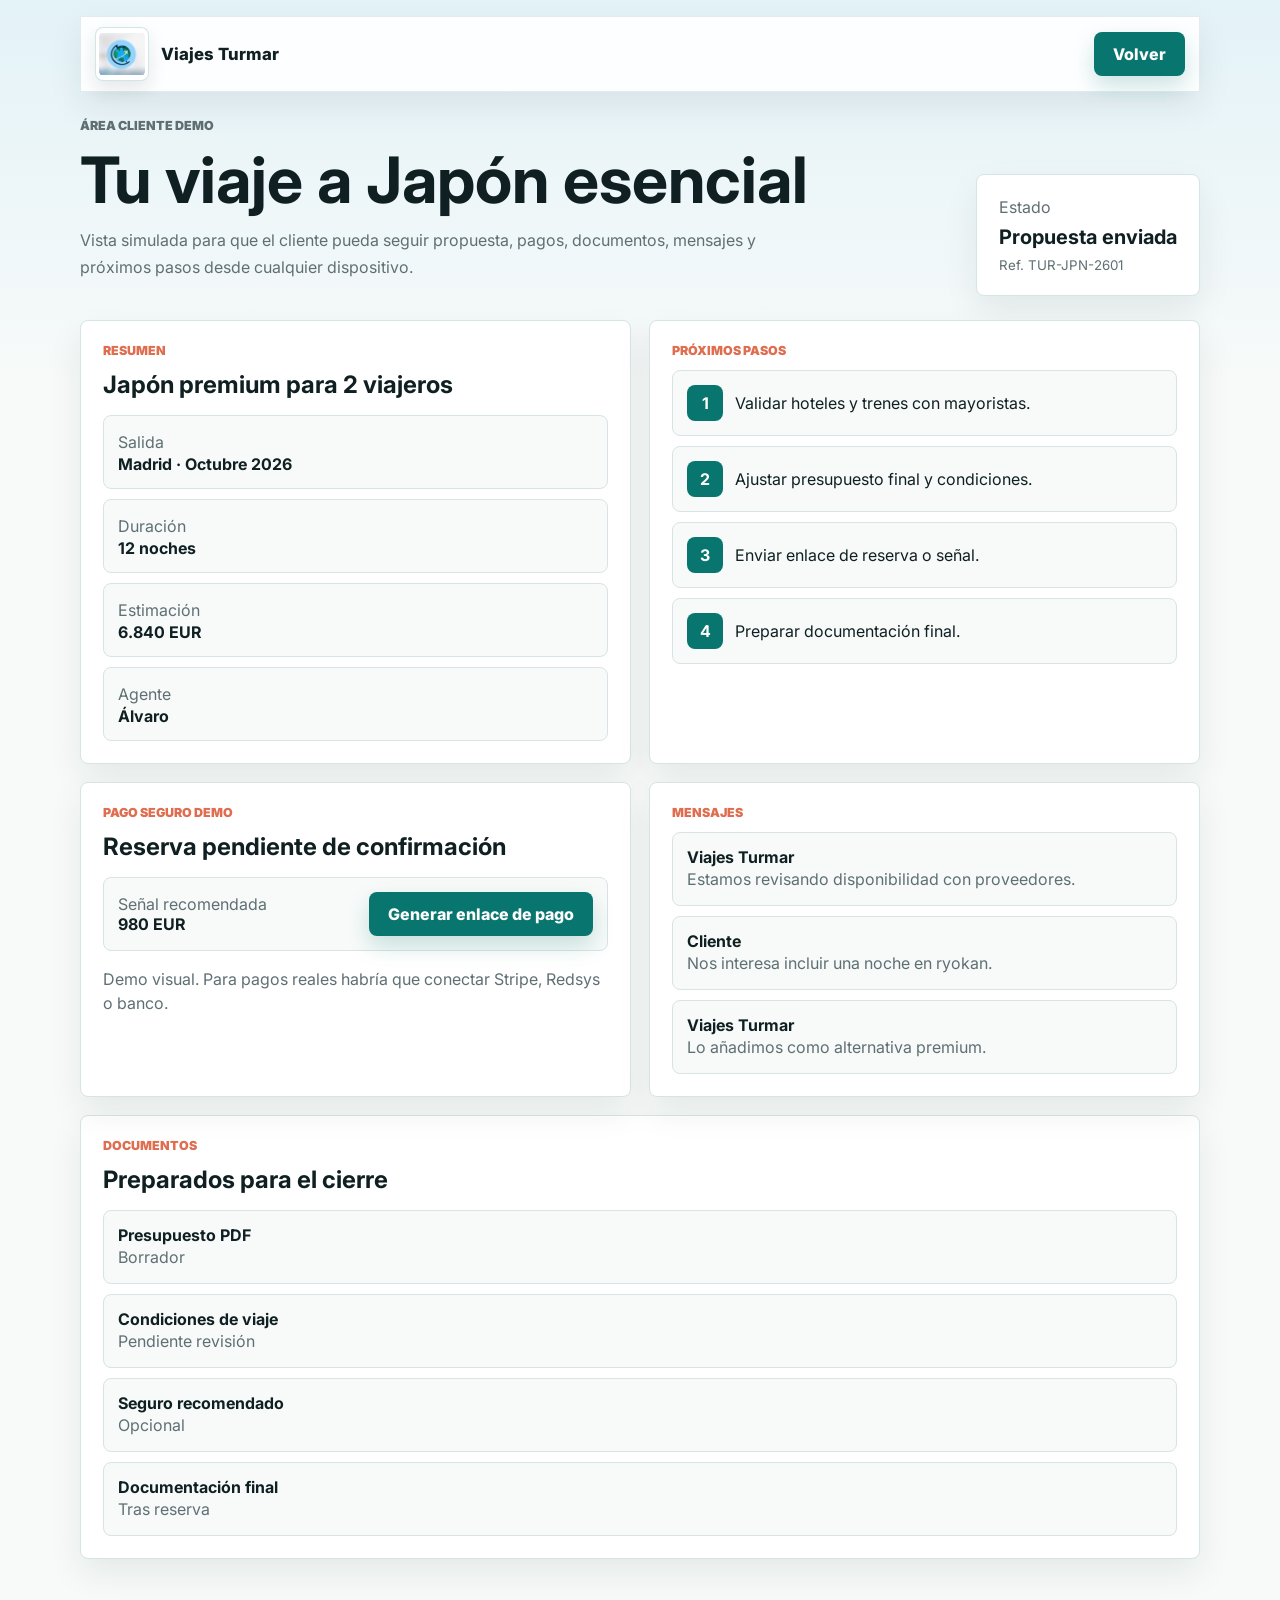
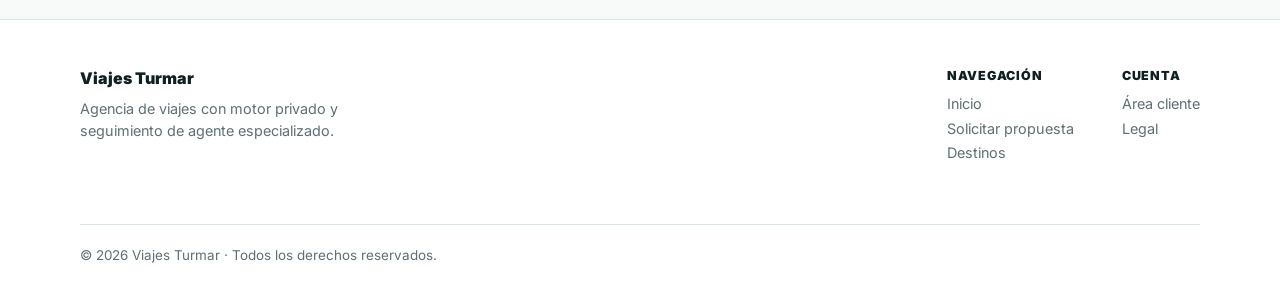
<file: cliente.html>
<!doctype html>
<html lang="es">
  <head>
    <meta charset="UTF-8" />
    <meta name="viewport" content="width=device-width, initial-scale=1.0" />
    <title>Área cliente | Viajes Turmar</title>
    <meta name="robots" content="noindex" />
    <link rel="preconnect" href="https://fonts.googleapis.com" />
    <link rel="preconnect" href="https://fonts.gstatic.com" crossorigin />
    <link
      href="https://fonts.googleapis.com/css2?family=Inter:wght@400;500;600;700;800&display=swap"
      rel="stylesheet"
    />
    <link rel="stylesheet" href="styles.css" />
  </head>
  <body>
    <header class="topbar">
      <a class="brand" href="index.html" aria-label="Viajes Turmar">
        <span class="brand-mark">
          <img src="assets/logo-viajes-turmar-small.jpg" alt="Logo Viajes Turmar" />
        </span>
        <span>Viajes Turmar</span>
      </a>
      <nav class="nav" aria-label="Cliente">
        <a href="#viaje">Viaje</a>
        <a href="#pagos">Pagos</a>
        <a href="#documentos">Documentos</a>
      </nav>
      <a class="nav-action" href="index.html">Volver</a>
    </header>

    <main class="client-page">
      <section class="client-hero">
        <div>
          <p class="eyebrow">Área cliente demo</p>
          <h1>Tu viaje a Japón esencial</h1>
          <p>
            Vista simulada para que el cliente pueda seguir propuesta, pagos, documentos,
            mensajes y próximos pasos desde cualquier dispositivo.
          </p>
        </div>
        <div class="client-status">
          <span>Estado</span>
          <strong>Propuesta enviada</strong>
          <small>Ref. TUR-JPN-2601</small>
        </div>
      </section>

      <section class="client-grid" id="viaje">
        <article class="client-panel">
          <p class="eyebrow">Resumen</p>
          <h2>Japón premium para 2 viajeros</h2>
          <div class="summary-lines">
            <div><span>Salida</span><strong>Madrid · Octubre 2026</strong></div>
            <div><span>Duración</span><strong>12 noches</strong></div>
            <div><span>Estimación</span><strong>6.840 EUR</strong></div>
            <div><span>Agente</span><strong>Álvaro</strong></div>
          </div>
        </article>
        <article class="client-panel">
          <p class="eyebrow">Próximos pasos</p>
          <div class="timeline">
            <div><strong>1</strong><span>Validar hoteles y trenes con mayoristas.</span></div>
            <div><strong>2</strong><span>Ajustar presupuesto final y condiciones.</span></div>
            <div><strong>3</strong><span>Enviar enlace de reserva o señal.</span></div>
            <div><strong>4</strong><span>Preparar documentación final.</span></div>
          </div>
        </article>
      </section>

      <section class="client-grid" id="pagos">
        <article class="client-panel">
          <p class="eyebrow">Pago seguro demo</p>
          <h2>Reserva pendiente de confirmación</h2>
          <div class="payment-box">
            <div><span>Señal recomendada</span><strong>980 EUR</strong></div>
            <button class="button primary" type="button">Generar enlace de pago</button>
          </div>
          <p class="small-note">Demo visual. Para pagos reales habría que conectar Stripe, Redsys o banco.</p>
        </article>
        <article class="client-panel">
          <p class="eyebrow">Mensajes</p>
          <div class="message-list">
            <div><strong>Viajes Turmar</strong><span>Estamos revisando disponibilidad con proveedores.</span></div>
            <div><strong>Cliente</strong><span>Nos interesa incluir una noche en ryokan.</span></div>
            <div><strong>Viajes Turmar</strong><span>Lo añadimos como alternativa premium.</span></div>
          </div>
        </article>
      </section>

      <section class="client-panel" id="documentos">
        <p class="eyebrow">Documentos</p>
        <h2>Preparados para el cierre</h2>
        <div class="document-grid">
          <div><strong>Presupuesto PDF</strong><span>Borrador</span></div>
          <div><strong>Condiciones de viaje</strong><span>Pendiente revisión</span></div>
          <div><strong>Seguro recomendado</strong><span>Opcional</span></div>
          <div><strong>Documentación final</strong><span>Tras reserva</span></div>
        </div>
      </section>
    </main>

    <footer class="footer">
      <div class="footer-brand">
        <strong>Viajes Turmar</strong>
        <p>Agencia de viajes con motor privado y seguimiento de agente especializado.</p>
      </div>
      <nav class="footer-nav" aria-label="Pie de página">
        <div class="footer-col">
          <strong>Navegación</strong>
          <a href="index.html">Inicio</a>
          <a href="index.html#automatizador">Solicitar propuesta</a>
          <a href="index.html#destinos">Destinos</a>
        </div>
        <div class="footer-col">
          <strong>Cuenta</strong>
          <a href="cliente.html">Área cliente</a>
          <a href="legal.html">Legal</a>
        </div>
      </nav>
      <p class="footer-copy">© 2026 Viajes Turmar · Todos los derechos reservados.</p>
    </footer>
  </body>
</html>
</file>
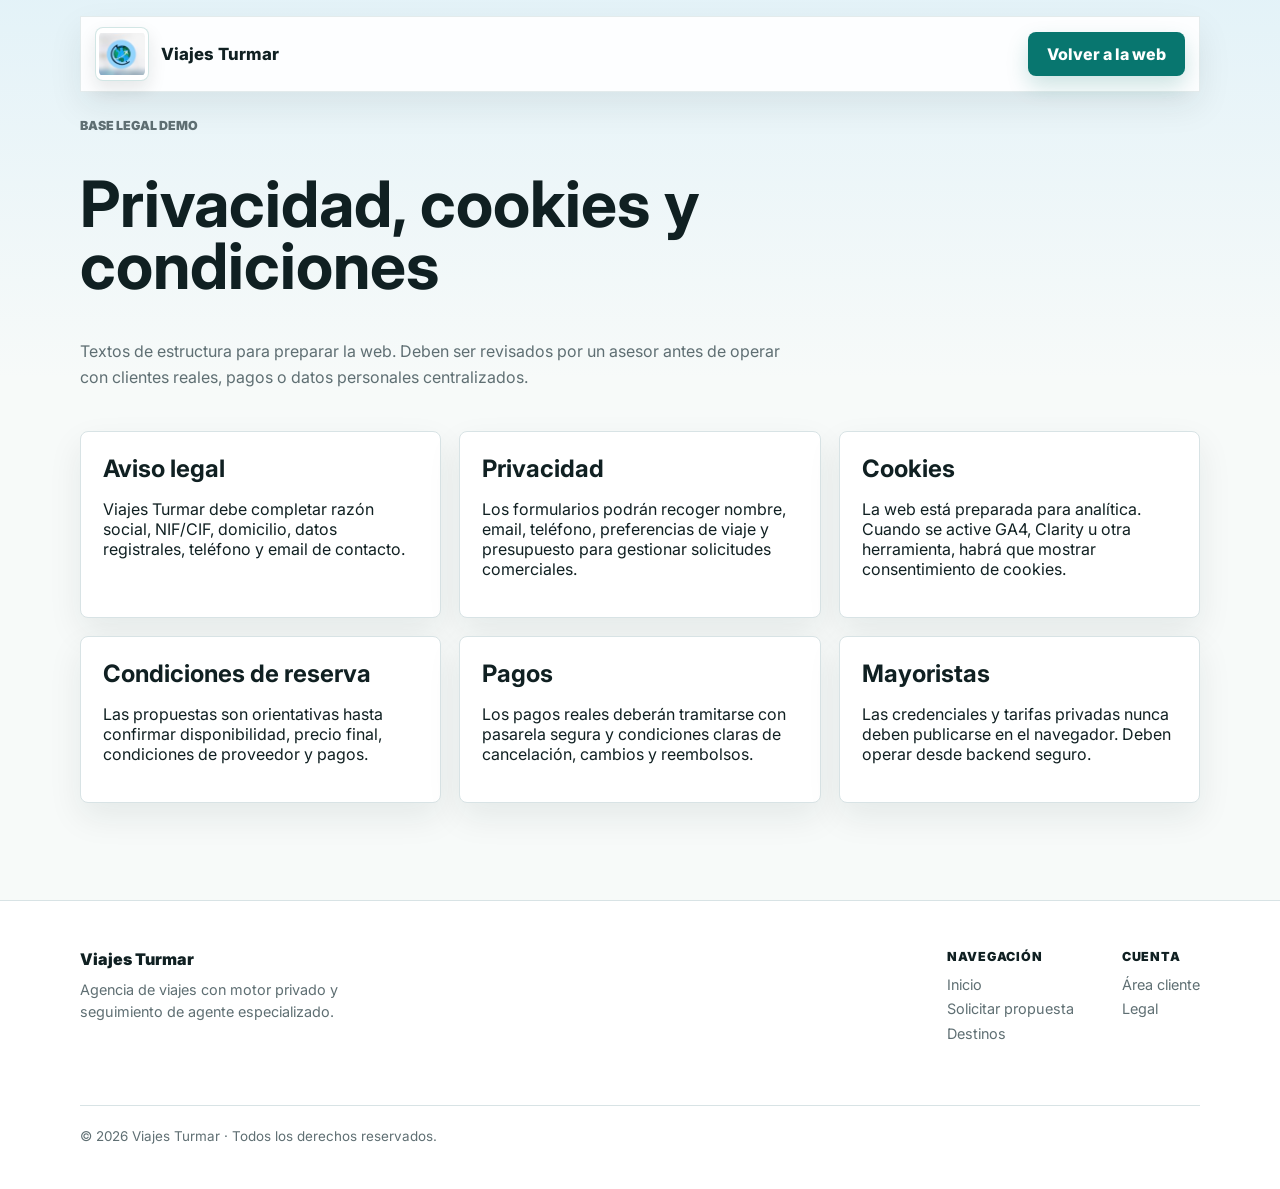
<file: legal.html>
<!doctype html>
<html lang="es">
  <head>
    <meta charset="UTF-8" />
    <meta name="viewport" content="width=device-width, initial-scale=1.0" />
    <title>Legal | Viajes Turmar</title>
    <meta name="robots" content="noindex" />
    <link rel="preconnect" href="https://fonts.googleapis.com" />
    <link rel="preconnect" href="https://fonts.gstatic.com" crossorigin />
    <link
      href="https://fonts.googleapis.com/css2?family=Inter:wght@400;500;600;700;800&display=swap"
      rel="stylesheet"
    />
    <link rel="stylesheet" href="styles.css" />
  </head>
  <body>
    <header class="topbar">
      <a class="brand" href="index.html" aria-label="Viajes Turmar">
        <span class="brand-mark">
          <img src="assets/logo-viajes-turmar-small.jpg" alt="Logo Viajes Turmar" />
        </span>
        <span>Viajes Turmar</span>
      </a>
      <a class="nav-action" href="index.html">Volver a la web</a>
    </header>

    <main class="legal-page">
      <section class="legal-hero">
        <p class="eyebrow">Base legal demo</p>
        <h1>Privacidad, cookies y condiciones</h1>
        <p>
          Textos de estructura para preparar la web. Deben ser revisados por un asesor
          antes de operar con clientes reales, pagos o datos personales centralizados.
        </p>
      </section>

      <section class="legal-grid">
        <article>
          <h2>Aviso legal</h2>
          <p>Viajes Turmar debe completar razón social, NIF/CIF, domicilio, datos registrales, teléfono y email de contacto.</p>
        </article>
        <article>
          <h2>Privacidad</h2>
          <p>Los formularios podrán recoger nombre, email, teléfono, preferencias de viaje y presupuesto para gestionar solicitudes comerciales.</p>
        </article>
        <article>
          <h2>Cookies</h2>
          <p>La web está preparada para analítica. Cuando se active GA4, Clarity u otra herramienta, habrá que mostrar consentimiento de cookies.</p>
        </article>
        <article>
          <h2>Condiciones de reserva</h2>
          <p>Las propuestas son orientativas hasta confirmar disponibilidad, precio final, condiciones de proveedor y pagos.</p>
        </article>
        <article>
          <h2>Pagos</h2>
          <p>Los pagos reales deberán tramitarse con pasarela segura y condiciones claras de cancelación, cambios y reembolsos.</p>
        </article>
        <article>
          <h2>Mayoristas</h2>
          <p>Las credenciales y tarifas privadas nunca deben publicarse en el navegador. Deben operar desde backend seguro.</p>
        </article>
      </section>
    </main>

    <footer class="footer">
      <div class="footer-brand">
        <strong>Viajes Turmar</strong>
        <p>Agencia de viajes con motor privado y seguimiento de agente especializado.</p>
      </div>
      <nav class="footer-nav" aria-label="Pie de página">
        <div class="footer-col">
          <strong>Navegación</strong>
          <a href="index.html">Inicio</a>
          <a href="index.html#automatizador">Solicitar propuesta</a>
          <a href="index.html#destinos">Destinos</a>
        </div>
        <div class="footer-col">
          <strong>Cuenta</strong>
          <a href="cliente.html">Área cliente</a>
          <a href="legal.html">Legal</a>
        </div>
      </nav>
      <p class="footer-copy">© 2026 Viajes Turmar · Todos los derechos reservados.</p>
    </footer>
  </body>
</html>
</file>
<file: styles.css>
:root {
  --ink: #102022;
  --muted: #5f6f73;
  --paper: #f7faf9;
  --soft: #eef6f8;
  --line: #d8e3e5;
  --teal: #08766f;
  --teal-dark: #064f4b;
  --sky: #8bd0f4;
  --coral: #df6d4f;
  --gold: #b98728;
  --mint: #e1f3ef;
  --white: #ffffff;
  --shadow: 0 24px 60px rgba(16, 32, 34, 0.11);
  --shadow-soft: 0 14px 34px rgba(16, 32, 34, 0.08);
}

* {
  box-sizing: border-box;
}

html {
  scroll-behavior: smooth;
}

body {
  margin: 0;
  font-family: Inter, system-ui, -apple-system, BlinkMacSystemFont, "Segoe UI", sans-serif;
  color: var(--ink);
  background:
    linear-gradient(180deg, rgba(139, 208, 244, 0.18), rgba(247, 250, 249, 0) 380px),
    var(--paper);
}

a {
  color: inherit;
  text-decoration: none;
}

button,
input,
select {
  font: inherit;
}

.topbar {
  position: fixed;
  z-index: 1000;
  top: 16px;
  left: 50%;
  transform: translateX(-50%);
  width: min(1120px, calc(100% - 32px));
  min-height: 68px;
  display: flex;
  align-items: center;
  justify-content: space-between;
  gap: 18px;
  padding: 10px 14px;
  border: 1px solid rgba(216, 227, 229, 0.72);
  background: rgba(255, 255, 255, 0.9);
  backdrop-filter: blur(20px);
  box-shadow: var(--shadow-soft);
  transition: box-shadow 0.25s ease, background 0.25s ease, border-color 0.25s ease;
}

.topbar.is-scrolled {
  background: rgba(255, 255, 255, 0.97);
  border-color: rgba(216, 227, 229, 0.95);
  box-shadow: 0 6px 32px rgba(16, 32, 34, 0.13);
}

.brand {
  display: inline-flex;
  align-items: center;
  gap: 12px;
  font-weight: 800;
  letter-spacing: 0;
  white-space: nowrap;
  font-size: 1.05rem;
}

.brand-mark {
  display: grid;
  width: 54px;
  height: 54px;
  place-items: center;
  overflow: hidden;
  padding: 3px;
  border: 1px solid rgba(8, 118, 111, 0.18);
  background: var(--white);
  border-radius: 8px;
  box-shadow: 0 8px 18px rgba(16, 32, 34, 0.1);
}

.brand-mark img,
.brand-mark svg {
  width: 100%;
  height: 100%;
  object-fit: contain;
  border-radius: 6px;
}

.nav {
  display: none;
  gap: 22px;
  color: var(--muted);
  font-weight: 700;
  font-size: 0.9rem;
}

.nav a:hover {
  color: var(--ink);
}

.topbar-actions {
  display: inline-flex;
  align-items: center;
  gap: 10px;
}

.topbar-actions .nav-action {
  display: none;
}

.menu-toggle {
  position: relative;
  z-index: 1002;
  display: inline-flex;
  flex-direction: column;
  align-items: center;
  justify-content: center;
  width: 46px;
  height: 46px;
  padding: 0;
  border: 1px solid var(--line);
  border-radius: 8px;
  background: var(--white);
  box-shadow: 0 8px 18px rgba(16, 32, 34, 0.08);
  cursor: pointer;
}

.menu-toggle span {
  display: block;
  width: 20px;
  height: 2px;
  margin: 2px 0;
  border-radius: 999px;
  background: var(--ink);
  transition:
    transform 0.18s ease,
    opacity 0.18s ease;
}

.menu-toggle[aria-expanded="true"] span:nth-child(1) {
  transform: translateY(6px) rotate(45deg);
}

.menu-toggle[aria-expanded="true"] span:nth-child(2) {
  opacity: 0;
}

.menu-toggle[aria-expanded="true"] span:nth-child(3) {
  transform: translateY(-6px) rotate(-45deg);
}

.menu-panel {
  position: absolute;
  top: calc(100% + 10px);
  right: 0;
  z-index: 1001;
  width: min(360px, calc(100vw - 32px));
  display: grid;
  gap: 6px;
  padding: 12px;
  border: 1px solid rgba(216, 227, 229, 0.9);
  border-radius: 8px;
  background: rgba(255, 255, 255, 0.97);
  box-shadow: var(--shadow);
  opacity: 0;
  pointer-events: none;
  transform: translateY(-8px);
  transition:
    opacity 0.18s ease,
    transform 0.18s ease;
}

.menu-panel[hidden] {
  display: none;
}

.menu-panel.is-open {
  display: grid;
  opacity: 1;
  pointer-events: auto;
  transform: translateY(0);
}

.menu-panel a {
  display: flex;
  min-height: 44px;
  align-items: center;
  justify-content: space-between;
  padding: 0 14px;
  color: var(--ink);
  border-radius: 8px;
  font-weight: 800;
}

.menu-panel a:hover {
  background: var(--mint);
}

.nav-action,
.button {
  display: inline-flex;
  align-items: center;
  justify-content: center;
  gap: 8px;
  min-height: 44px;
  padding: 0 19px;
  border: 0;
  border-radius: 8px;
  font-weight: 800;
  cursor: pointer;
  transition:
    transform 0.16s ease,
    box-shadow 0.16s ease,
    background 0.16s ease,
    opacity 0.16s ease;
}

.button.is-loading {
  pointer-events: none;
  opacity: 0.78;
}

.button.is-loading::after {
  content: '';
  display: inline-block;
  width: 14px;
  height: 14px;
  border: 2px solid rgba(255, 255, 255, 0.45);
  border-top-color: rgba(255, 255, 255, 0.9);
  border-radius: 50%;
  animation: spin 0.65s linear infinite;
}

@keyframes spin {
  to { transform: rotate(360deg); }
}

.nav-action,
.button.primary {
  color: var(--white);
  background: var(--teal);
  box-shadow: 0 10px 22px rgba(8, 118, 111, 0.2);
}

.button.primary:hover,
.nav-action:hover {
  background: var(--teal-dark);
  transform: translateY(-1px);
}

.button.primary:active,
.nav-action:active {
  transform: translateY(0);
  opacity: 0.9;
}

.button.secondary:hover {
  background: var(--soft);
  transform: translateY(-1px);
}

.button.secondary:active,
.button.ghost:active {
  transform: translateY(0);
  opacity: 0.85;
}

.button.secondary {
  color: var(--ink);
  background: var(--white);
  border: 1px solid var(--line);
  box-shadow: 0 8px 18px rgba(16, 32, 34, 0.08);
}

.button.ghost {
  color: var(--teal);
  background: var(--mint);
  border: 1px solid rgba(8, 118, 111, 0.12);
}

.button.wide {
  width: 100%;
}

.hero {
  position: relative;
  min-height: 94vh;
  display: grid;
  align-items: end;
  overflow: hidden;
  padding: 152px max(24px, calc((100vw - 1120px) / 2)) 34px;
  background:
    linear-gradient(90deg, rgba(6, 24, 27, 0.72), rgba(6, 24, 27, 0.1)),
    url("https://images.unsplash.com/photo-1471922694854-ff1b63b20054?auto=format&fit=crop&w=1800&q=80") center / cover;
}

.hero-overlay {
  position: absolute;
  inset: 0;
  width: 100%;
  height: 100%;
}

.hero-overlay {
  background:
    linear-gradient(90deg, rgba(6, 24, 27, 0.86) 0%, rgba(6, 24, 27, 0.56) 45%, rgba(6, 24, 27, 0.06) 100%),
    linear-gradient(0deg, rgba(6, 24, 27, 0.66) 0%, rgba(6, 24, 27, 0) 50%);
}

.hero-content {
  position: relative;
  z-index: 1;
  width: min(650px, 100%);
  color: var(--white);
  padding-bottom: 84px;
}

.eyebrow {
  margin: 0 0 12px;
  color: var(--coral);
  font-size: 0.78rem;
  font-weight: 900;
  letter-spacing: 0;
  text-transform: uppercase;
}

.hero h1 {
  margin: 0;
  font-size: clamp(3.2rem, 7vw, 7.4rem);
  line-height: 0.94;
  letter-spacing: 0;
}

.hero-copy {
  max-width: 570px;
  margin: 22px 0 28px;
  font-size: 1.15rem;
  line-height: 1.65;
  color: rgba(255, 255, 255, 0.88);
}

.hero-actions {
  display: flex;
  flex-wrap: wrap;
  gap: 12px;
}

.hero-metrics {
  position: relative;
  z-index: 1;
  display: grid;
  grid-template-columns: repeat(3, 1fr);
  gap: 1px;
  width: min(760px, 100%);
  overflow: hidden;
  border: 1px solid rgba(255, 255, 255, 0.38);
  border-radius: 8px;
  background: rgba(255, 255, 255, 0.24);
  box-shadow: 0 20px 44px rgba(0, 0, 0, 0.16);
}

.hero-metrics div {
  padding: 20px;
  background: rgba(255, 255, 255, 0.9);
}

.hero-metrics strong {
  display: block;
  font-size: 1.45rem;
}

.hero-metrics span {
  display: block;
  margin-top: 4px;
  color: var(--muted);
  font-size: 0.88rem;
}

.planner-band,
.compare-band,
.quick-search,
.destinations,
.ops-band,
.private-engine,
.confidence-band,
.service-band,
.faq-band,
.seo-band {
  padding: 84px max(24px, calc((100vw - 1120px) / 2));
}

.trust-strip {
  display: grid;
  grid-template-columns: repeat(4, minmax(0, 1fr));
  gap: 1px;
  padding: 0 max(24px, calc((100vw - 1120px) / 2));
  background: var(--line);
  border-bottom: 1px solid var(--line);
}

.trust-strip div {
  min-height: 120px;
  padding: 24px;
  background: var(--white);
}

.trust-strip strong {
  display: block;
  margin-bottom: 8px;
  font-size: 1rem;
}

.trust-strip span {
  display: block;
  color: var(--muted);
  line-height: 1.5;
}

.section-heading {
  max-width: 790px;
  margin-bottom: 32px;
}

.section-heading.compact {
  max-width: 720px;
}

.section-heading h2 {
  margin: 0;
  font-size: clamp(2rem, 4vw, 3.4rem);
  line-height: 1.05;
  letter-spacing: 0;
}

.section-heading p:not(.eyebrow) {
  margin: 16px 0 0;
  color: var(--muted);
  font-size: 1.05rem;
  line-height: 1.65;
}

.quick-search {
  background: var(--white);
}

.quick-search-header,
.final-cta {
  display: flex;
  justify-content: space-between;
  gap: 24px;
  align-items: end;
}

.quick-search-header {
  margin-bottom: 20px;
}

.quick-search h2,
.final-cta h2 {
  max-width: 760px;
  margin: 0;
  font-size: clamp(2rem, 4vw, 3.4rem);
  line-height: 1.05;
}

.trip-tabs {
  display: flex;
  flex-wrap: wrap;
  gap: 8px;
  margin-bottom: 18px;
}

.trip-tab {
  min-height: 42px;
  padding: 0 14px;
  color: var(--muted);
  border: 1px solid var(--line);
  border-radius: 8px;
  background: var(--paper);
  font-weight: 900;
  cursor: default;
}

.trip-tab.active {
  color: var(--white);
  border-color: var(--teal);
  background: var(--teal);
}

.quick-grid,
.service-grid,
.faq-grid {
  display: grid;
  gap: 16px;
}

.quick-grid {
  grid-template-columns: repeat(3, minmax(0, 1fr));
}

.quick-card,
.service-grid article,
.faq-grid details {
  padding: 24px;
  border: 1px solid var(--line);
  border-radius: 8px;
  background: var(--paper);
  box-shadow: var(--shadow-soft);
}

.quick-card {
  transition: transform 0.18s ease, box-shadow 0.18s ease;
}

.quick-card:hover {
  transform: translateY(-3px);
  box-shadow: 0 20px 44px rgba(16, 32, 34, 0.12);
}

.quick-card span {
  display: inline-flex;
  padding: 6px 9px;
  color: var(--teal-dark);
  border-radius: 8px;
  background: var(--mint);
  font-size: 0.78rem;
  font-weight: 900;
}

.quick-card h3,
.service-grid h3 {
  margin: 28px 0 10px;
  font-size: 1.35rem;
}

.quick-card p,
.service-grid p,
.faq-grid p,
.final-cta p {
  margin: 0;
  color: var(--muted);
  line-height: 1.6;
}

.quick-card strong {
  display: block;
  margin-top: 18px;
  font-size: 1.25rem;
}

.planner-shell {
  display: grid;
  grid-template-columns: minmax(0, 1.05fr) minmax(360px, 0.95fr);
  gap: 24px;
  align-items: start;
}

.planner-panel,
.proposal-panel,
.crm-panel {
  border: 1px solid var(--line);
  border-radius: 8px;
  background: var(--white);
  box-shadow: var(--shadow);
}

.planner-panel {
  padding: 28px;
}

.form-grid {
  display: grid;
  grid-template-columns: repeat(2, minmax(0, 1fr));
  gap: 16px;
}

label {
  display: grid;
  gap: 8px;
  color: var(--muted);
  font-size: 0.86rem;
  font-weight: 800;
}

input,
select {
  width: 100%;
  min-height: 50px;
  padding: 0 14px;
  color: var(--ink);
  border: 1px solid var(--line);
  border-radius: 8px;
  background: #fbfdfd;
}

input:focus,
select:focus {
  outline: 3px solid rgba(8, 108, 104, 0.16);
  border-color: var(--teal);
}

.preference-row {
  display: flex;
  flex-wrap: wrap;
  gap: 10px;
  margin: 20px 0;
}

.form-note {
  margin: 12px 0 0;
  color: var(--muted);
  font-size: 0.9rem;
  line-height: 1.45;
}

.check {
  display: inline-flex;
  grid-template-columns: auto auto;
  align-items: center;
  gap: 8px;
  min-height: 40px;
  padding: 0 12px;
  color: var(--ink);
  border: 1px solid var(--line);
  border-radius: 8px;
  background: var(--soft);
}

.check input {
  width: 16px;
  min-height: 16px;
  accent-color: var(--teal);
}

.proposal-panel {
  padding: 28px;
  position: sticky;
  top: 100px;
}

.proposal-header,
.price-line,
.crm-header {
  display: flex;
  align-items: center;
  justify-content: space-between;
  gap: 16px;
}

.crm-actions {
  display: flex;
  flex-wrap: wrap;
  gap: 10px;
}

.proposal-header h3,
.crm-header h3 {
  margin: 0;
  font-size: 1.35rem;
}

.score {
  flex: 0 0 auto;
  padding: 8px 11px;
  color: var(--teal);
  background: var(--mint);
  border-radius: 8px;
  font-weight: 900;
}

.price-line {
  margin: 24px 0;
  padding: 20px;
  color: var(--muted);
  border-radius: 8px;
  background:
    linear-gradient(135deg, rgba(225, 243, 239, 0.95), rgba(139, 208, 244, 0.2)),
    #f3f7f4;
}

.price-line strong {
  color: var(--ink);
  font-size: 1.55rem;
}

.engine-status {
  margin: -8px 0 18px;
  padding: 10px 12px;
  color: var(--teal-dark);
  border: 1px solid rgba(8, 108, 104, 0.22);
  border-radius: 8px;
  background: var(--mint);
  font-size: 0.88rem;
  font-weight: 800;
}

.itinerary {
  display: grid;
  gap: 12px;
}

.day {
  display: grid;
  grid-template-columns: 54px 1fr;
  gap: 12px;
  padding: 14px;
  border: 1px solid var(--line);
  border-radius: 8px;
  background: #fbfdfd;
}

.day strong {
  color: var(--gold);
}

.day p {
  margin: 0;
  color: var(--muted);
  line-height: 1.45;
}

.automation-actions {
  display: flex;
  flex-wrap: wrap;
  gap: 10px;
  margin-top: 20px;
}

.compare-band {
  background: linear-gradient(180deg, var(--white), var(--paper));
}

.compare-toolbar {
  display: grid;
  grid-template-columns: minmax(0, 1fr) 190px 190px;
  gap: 14px;
  align-items: end;
  margin-bottom: 18px;
  padding: 18px;
  border: 1px solid var(--line);
  border-radius: 8px;
  background: var(--white);
  box-shadow: var(--shadow-soft);
}

.compare-toolbar strong {
  display: block;
  font-size: 1.35rem;
}

.compare-toolbar span {
  display: block;
  margin-top: 4px;
  color: var(--muted);
}

.result-list {
  display: grid;
  gap: 14px;
}

.result-card {
  display: grid;
  grid-template-columns: minmax(0, 1fr) 220px;
  gap: 18px;
  align-items: stretch;
  padding: 18px;
  border: 1px solid var(--line);
  border-radius: 8px;
  background: var(--white);
  box-shadow: var(--shadow-soft);
}

.result-main {
  display: grid;
  align-content: start;
  gap: 10px;
}

.result-badge {
  width: fit-content;
  padding: 6px 9px;
  color: var(--teal-dark);
  border-radius: 8px;
  background: var(--mint);
  font-size: 0.78rem;
  font-weight: 900;
}

.result-card h3 {
  margin: 0;
  font-size: 1.45rem;
}

.result-card p {
  margin: 0;
  color: var(--muted);
  line-height: 1.5;
}

.result-tags {
  display: flex;
  flex-wrap: wrap;
  gap: 8px;
  margin-top: 6px;
}

.result-tags span {
  padding: 7px 9px;
  color: var(--ink);
  border: 1px solid var(--line);
  border-radius: 8px;
  background: #fbfdfd;
  font-size: 0.82rem;
  font-weight: 800;
}

.result-side {
  display: grid;
  gap: 8px;
  justify-items: end;
  align-content: center;
  padding-left: 18px;
  border-left: 1px solid var(--line);
  text-align: right;
}

.result-side strong {
  font-size: 1.65rem;
}

.result-side small,
.rating {
  color: var(--muted);
  font-weight: 800;
}

.destinations {
  background:
    linear-gradient(135deg, rgba(8, 118, 111, 0.24), rgba(16, 32, 34, 0) 40%),
    var(--ink);
  color: var(--white);
}

.destinations .section-heading h2 {
  color: var(--white);
}

.destination-grid {
  display: grid;
  grid-template-columns: repeat(4, minmax(0, 1fr));
  gap: 14px;
}

.destination-card {
  min-height: 240px;
  padding: 24px;
  border: 1px solid rgba(255, 255, 255, 0.18);
  border-radius: 8px;
  background: rgba(255, 255, 255, 0.075);
  transition:
    transform 0.16s ease,
    background 0.16s ease;
}

.destination-card:hover {
  transform: translateY(-4px);
  background: rgba(255, 255, 255, 0.13);
  box-shadow: 0 20px 48px rgba(0, 0, 0, 0.22);
}

.destination-card span {
  color: var(--coral);
  font-weight: 900;
}

.destination-card h3 {
  margin: 50px 0 12px;
  font-size: 1.35rem;
}

.private-engine {
  background: var(--white);
}

.engine-grid {
  display: grid;
  grid-template-columns: repeat(3, minmax(0, 1fr));
  gap: 16px;
}

.engine-card {
  min-height: 250px;
  padding: 26px;
  border: 1px solid var(--line);
  border-radius: 8px;
  background:
    linear-gradient(180deg, rgba(139, 208, 244, 0.18), rgba(255, 255, 255, 0) 55%),
    var(--paper);
  box-shadow: var(--shadow-soft);
  transition: transform 0.18s ease, box-shadow 0.18s ease;
}

.engine-card:hover {
  transform: translateY(-3px);
  box-shadow: 0 20px 44px rgba(16, 32, 34, 0.12);
}

.engine-number {
  display: inline-grid;
  width: 42px;
  height: 42px;
  place-items: center;
  color: var(--teal);
  border: 1px solid rgba(8, 118, 111, 0.18);
  border-radius: 8px;
  background: var(--white);
  font-weight: 900;
}

.engine-card h3 {
  margin: 44px 0 12px;
  font-size: 1.28rem;
}

.engine-card p {
  margin: 0;
  color: var(--muted);
  line-height: 1.6;
}

.destination-card p {
  margin: 0;
  color: rgba(255, 255, 255, 0.72);
  line-height: 1.55;
}

.confidence-band {
  background: var(--white);
}

.confidence-grid,
.review-grid,
.seo-grid {
  display: grid;
  grid-template-columns: repeat(3, minmax(0, 1fr));
  gap: 16px;
}

.confidence-grid article,
.review-card,
.seo-grid article {
  padding: 24px;
  border: 1px solid var(--line);
  border-radius: 8px;
  background: var(--paper);
  box-shadow: var(--shadow-soft);
}

.confidence-grid strong {
  display: block;
  color: var(--teal);
  font-size: 2rem;
}

.confidence-grid h3,
.seo-grid h3 {
  margin: 18px 0 10px;
}

.confidence-grid p,
.review-card p,
.seo-grid p {
  margin: 0;
  color: var(--muted);
  line-height: 1.6;
}

.review-grid {
  margin-top: 16px;
}

.review-card {
  background: var(--white);
}

.review-card strong {
  display: block;
  margin-top: 16px;
}

.service-band {
  background: var(--white);
}

.service-grid {
  grid-template-columns: repeat(4, minmax(0, 1fr));
}

.service-grid article {
  min-height: 250px;
  background:
    linear-gradient(180deg, rgba(225, 243, 239, 0.72), rgba(255, 255, 255, 0) 58%),
    var(--paper);
}

.service-grid strong {
  color: var(--coral);
  font-size: 0.9rem;
}

.seo-band {
  background: linear-gradient(180deg, var(--paper), var(--white));
}

.faq-band {
  background: var(--paper);
}

.faq-grid {
  grid-template-columns: repeat(2, minmax(0, 1fr));
}

.faq-grid details {
  background: var(--white);
}

.faq-grid summary {
  display: flex;
  align-items: center;
  justify-content: space-between;
  gap: 12px;
  color: var(--ink);
  font-weight: 900;
  cursor: pointer;
  list-style: none;
  padding-bottom: 2px;
}

.faq-grid summary::-webkit-details-marker {
  display: none;
}

.faq-grid summary::marker {
  display: none;
}

.faq-grid summary::after {
  content: '';
  display: block;
  width: 20px;
  height: 20px;
  flex-shrink: 0;
  background-image: url("data:image/svg+xml,%3Csvg xmlns='http://www.w3.org/2000/svg' viewBox='0 0 24 24' fill='none' stroke='%235f6f73' stroke-width='2.5' stroke-linecap='round' stroke-linejoin='round'%3E%3Cpath d='m6 9 6 6 6-6'/%3E%3C/svg%3E");
  background-size: contain;
  background-repeat: no-repeat;
  transition: transform 0.22s ease;
}

.faq-grid details[open] summary::after {
  transform: rotate(180deg);
}

.faq-grid p {
  margin-top: 12px;
}

.final-cta {
  margin: 0 max(24px, calc((100vw - 1120px) / 2)) 84px;
  padding: 34px;
  color: var(--white);
  border-radius: 8px;
  background:
    linear-gradient(135deg, rgba(8, 118, 111, 0.96), rgba(16, 32, 34, 0.96)),
    var(--teal);
  box-shadow: var(--shadow);
}

.final-cta .eyebrow,
.final-cta p {
  color: rgba(255, 255, 255, 0.78);
}

.ops-layout {
  display: grid;
  grid-template-columns: 0.82fr 1.18fr;
  gap: 24px;
  align-items: start;
}

.workflow {
  display: grid;
  gap: 14px;
}

.workflow-step {
  display: grid;
  grid-template-columns: 44px 1fr;
  gap: 14px;
  padding: 18px;
  border: 1px solid var(--line);
  border-radius: 8px;
  background: var(--white);
  box-shadow: var(--shadow-soft);
}

.workflow-step span {
  display: grid;
  width: 44px;
  height: 44px;
  place-items: center;
  color: var(--white);
  background: var(--teal);
  border-radius: 8px;
  font-weight: 900;
}

.workflow-step h3 {
  margin: 0 0 6px;
}

.workflow-step p {
  margin: 0;
  color: var(--muted);
  line-height: 1.5;
}

.crm-panel {
  padding: 24px;
}

.lead-list {
  display: grid;
  gap: 10px;
  margin-top: 16px;
}

.lead-card {
  display: grid;
  grid-template-columns: 1fr auto;
  gap: 12px;
  padding: 14px;
  border: 1px solid var(--line);
  border-radius: 8px;
  background: #fbfdfd;
}

.lead-card h4 {
  margin: 0 0 6px;
}

.lead-card p {
  margin: 0;
  color: var(--muted);
  font-size: 0.9rem;
}

.lead-card strong {
  color: var(--teal);
}

.empty-state {
  padding: 18px;
  color: var(--muted);
  border: 1px dashed var(--line);
  border-radius: 8px;
  background: var(--paper);
}

.footer {
  display: grid;
  grid-template-columns: 1fr auto;
  gap: 40px 60px;
  align-items: start;
  padding: 48px max(24px, calc((100vw - 1120px) / 2)) 32px;
  border-top: 1px solid var(--line);
  background: var(--white);
}

.footer-brand strong {
  display: block;
  color: var(--ink);
  font-size: 1rem;
  font-weight: 900;
}

.footer-brand p {
  margin: 10px 0 0;
  color: var(--muted);
  font-size: 0.9rem;
  line-height: 1.55;
  max-width: 300px;
}

.footer-nav {
  display: flex;
  gap: 48px;
}

.footer-col strong {
  display: block;
  margin-bottom: 14px;
  color: var(--ink);
  font-size: 0.78rem;
  font-weight: 900;
  text-transform: uppercase;
  letter-spacing: 0.06em;
}

.footer-col a {
  display: block;
  margin-bottom: 10px;
  color: var(--muted);
  font-size: 0.9rem;
  line-height: 1;
  transition: color 0.14s ease;
}

.footer-col a:hover {
  color: var(--ink);
}

.footer-copy {
  grid-column: 1 / -1;
  padding-top: 22px;
  border-top: 1px solid var(--line);
  color: var(--muted);
  font-size: 0.84rem;
}

.cookie-banner {
  position: fixed;
  z-index: 20;
  right: 18px;
  bottom: 18px;
  width: min(520px, calc(100% - 36px));
  display: none;
  align-items: center;
  justify-content: space-between;
  gap: 18px;
  padding: 16px;
  border: 1px solid rgba(216, 227, 229, 0.92);
  border-radius: 8px;
  background: rgba(255, 255, 255, 0.98);
  box-shadow: var(--shadow);
}

.cookie-banner.is-visible {
  display: flex;
}

.cookie-banner strong {
  display: block;
  margin-bottom: 4px;
  font-size: 0.96rem;
}

.cookie-banner p {
  margin: 0;
  color: var(--muted);
  font-size: 0.9rem;
  line-height: 1.45;
}

.cookie-actions {
  display: flex;
  flex: 0 0 auto;
  gap: 8px;
}

.admin-page {
  min-height: 100vh;
  padding: 116px max(24px, calc((100vw - 1120px) / 2)) 60px;
}

.admin-hero {
  display: grid;
  grid-template-columns: minmax(0, 1fr) auto;
  gap: 24px;
  align-items: end;
  margin-bottom: 28px;
}

.admin-hero h1 {
  margin: 0;
  font-size: clamp(2.4rem, 5vw, 4.4rem);
  line-height: 0.98;
}

.admin-grid {
  display: grid;
  grid-template-columns: repeat(4, minmax(0, 1fr));
  gap: 14px;
  margin-bottom: 22px;
}

.admin-stat,
.admin-panel {
  border: 1px solid var(--line);
  border-radius: 8px;
  background: var(--white);
  box-shadow: var(--shadow-soft);
}

.admin-stat {
  padding: 18px;
}

.admin-stat span {
  display: block;
  color: var(--muted);
  font-size: 0.86rem;
  font-weight: 800;
}

.admin-stat strong {
  display: block;
  margin-top: 8px;
  font-size: 1.8rem;
}

.admin-layout {
  display: grid;
  grid-template-columns: minmax(0, 1.25fr) minmax(320px, 0.75fr);
  gap: 22px;
}

.admin-panel {
  padding: 22px;
}

.admin-panel h2 {
  margin: 0 0 16px;
  font-size: 1.35rem;
}

.admin-toolbar {
  display: flex;
  flex-wrap: wrap;
  gap: 10px;
  margin-bottom: 16px;
}

.table-wrap {
  overflow-x: auto;
}

.admin-table {
  width: 100%;
  border-collapse: collapse;
  min-width: 720px;
}

.admin-table th,
.admin-table td {
  padding: 12px;
  border-bottom: 1px solid var(--line);
  text-align: left;
  vertical-align: top;
}

.admin-table th {
  color: var(--muted);
  font-size: 0.82rem;
  text-transform: uppercase;
}

.status-list {
  display: grid;
  gap: 10px;
}

.status-item {
  display: grid;
  grid-template-columns: 1fr auto;
  gap: 12px;
  padding: 12px;
  border: 1px solid var(--line);
  border-radius: 8px;
  background: var(--paper);
}

.status-pill {
  align-self: start;
  padding: 6px 8px;
  color: var(--teal-dark);
  border-radius: 8px;
  background: var(--mint);
  font-size: 0.78rem;
  font-weight: 900;
}

.status-pill.pending {
  color: #7a5415;
  background: #f8ebcf;
}

.is-locked {
  overflow: hidden;
}

.login-screen {
  position: fixed;
  z-index: 100;
  inset: 0;
  display: grid;
  place-items: center;
  padding: 24px;
  background:
    linear-gradient(90deg, rgba(6, 24, 27, 0.82), rgba(6, 24, 27, 0.42)),
    url("https://images.unsplash.com/photo-1471922694854-ff1b63b20054?auto=format&fit=crop&w=1800&q=80") center / cover;
}

.login-screen[hidden] {
  display: none;
}

.login-panel {
  width: min(460px, 100%);
  display: grid;
  gap: 16px;
  padding: 30px;
  border: 1px solid rgba(255, 255, 255, 0.28);
  border-radius: 8px;
  background: rgba(255, 255, 255, 0.96);
  box-shadow: var(--shadow);
}

.login-panel h1 {
  margin: 0;
  font-size: 2.3rem;
  line-height: 1;
}

.login-panel p {
  margin: 0;
  color: var(--muted);
  line-height: 1.6;
}

.login-hint {
  color: var(--muted);
  font-size: 0.86rem;
  text-align: center;
}

.admin-actions,
.admin-panel-header,
.admin-toolbar {
  display: flex;
  align-items: center;
  justify-content: space-between;
  gap: 14px;
}

.admin-actions,
.admin-toolbar {
  flex-wrap: wrap;
}

.admin-panel-header {
  margin-bottom: 16px;
}

.admin-panel-header h2 {
  margin: 0;
}

.full-panel {
  margin: 22px 0;
}

.task-list,
.provider-list,
.inventory-list,
.automation-list,
.launch-list {
  display: grid;
  gap: 10px;
}

.task-item,
.pipeline-card,
.provider-card,
.inventory-card,
.automation-item,
.launch-item {
  padding: 12px;
  border: 1px solid var(--line);
  border-radius: 8px;
  background: var(--paper);
}

.task-item strong,
.task-item span,
.inventory-card strong,
.inventory-card span {
  display: block;
}

.task-item span,
.inventory-card span,
.automation-item span,
.provider-card span {
  margin-top: 4px;
  color: var(--muted);
  line-height: 1.45;
}

.pipeline-board {
  display: grid;
  grid-template-columns: repeat(5, minmax(190px, 1fr));
  gap: 12px;
  overflow-x: auto;
  padding-bottom: 4px;
}

.pipeline-column {
  min-height: 260px;
  display: grid;
  align-content: start;
  gap: 10px;
  padding: 12px;
  border: 1px solid var(--line);
  border-radius: 8px;
  background: #fbfdfd;
}

.pipeline-column header {
  display: flex;
  justify-content: space-between;
  gap: 10px;
  color: var(--muted);
  font-size: 0.86rem;
}

.pipeline-card {
  background: var(--white);
  box-shadow: var(--shadow-soft);
}

.pipeline-card strong,
.pipeline-card span,
.pipeline-card b {
  display: block;
}

.pipeline-card span {
  margin: 6px 0;
  color: var(--muted);
}

.analytics-grid {
  display: grid;
  grid-template-columns: repeat(3, minmax(0, 1fr));
  gap: 10px;
  margin-bottom: 18px;
}

.mini-stat {
  padding: 14px;
  border: 1px solid var(--line);
  border-radius: 8px;
  background: var(--paper);
}

.mini-stat span,
.mini-stat strong {
  display: block;
}

.mini-stat span {
  color: var(--muted);
  font-size: 0.82rem;
  font-weight: 800;
}

.mini-stat strong {
  margin-top: 6px;
  font-size: 1.6rem;
}

.bar-chart,
.funnel {
  display: grid;
  gap: 10px;
}

.bar-row {
  display: grid;
  grid-template-columns: 150px 1fr 44px;
  gap: 10px;
  align-items: center;
}

.bar-row span {
  color: var(--muted);
  font-size: 0.86rem;
}

.bar-row div {
  height: 12px;
  overflow: hidden;
  border-radius: 8px;
  background: var(--soft);
}

.bar-row i {
  display: block;
  height: 100%;
  border-radius: inherit;
  background: var(--teal);
}

.funnel-step {
  min-width: 38%;
  display: flex;
  justify-content: space-between;
  gap: 14px;
  padding: 14px;
  color: var(--white);
  border-radius: 8px;
  background: var(--teal);
}

.provider-card {
  display: grid;
  grid-template-columns: 1fr auto auto auto;
  align-items: center;
  gap: 12px;
}

.inventory-card {
  display: grid;
  grid-template-columns: 1fr auto;
  gap: 8px;
}

.inventory-card b {
  grid-row: span 2;
  align-self: center;
}

.automation-item,
.launch-item {
  display: flex;
  justify-content: space-between;
  gap: 14px;
  align-items: center;
}

.launch-item strong {
  color: var(--teal);
}

.platform-band {
  padding: 84px max(24px, calc((100vw - 1120px) / 2));
  background: var(--white);
}

.platform-grid {
  display: grid;
  grid-template-columns: repeat(auto-fit, minmax(260px, 1fr));
  gap: 16px;
}

.platform-card {
  min-height: 260px;
  display: grid;
  align-content: space-between;
  gap: 18px;
  padding: 24px;
  border: 1px solid var(--line);
  border-radius: 8px;
  background: var(--paper);
  box-shadow: var(--shadow-soft);
}

.platform-card h3 {
  margin: 0 0 10px;
  font-size: 1.35rem;
}

.platform-card p {
  margin: 0;
  color: var(--muted);
  line-height: 1.6;
}

.client-embedded,
.legal-embedded {
  padding: 84px max(24px, calc((100vw - 1120px) / 2));
}

.client-embedded {
  background:
    linear-gradient(180deg, rgba(231, 244, 247, 0.9), rgba(247, 246, 242, 0.96)),
    var(--paper);
}

.legal-embedded {
  background: var(--white);
}

.client-embedded .client-hero {
  margin-bottom: 24px;
}

.client-page,
.legal-page {
  min-height: 100vh;
  padding: 116px max(24px, calc((100vw - 1120px) / 2)) 60px;
}

.client-hero,
.legal-hero {
  display: grid;
  grid-template-columns: minmax(0, 1fr) auto;
  gap: 24px;
  align-items: end;
  margin-bottom: 24px;
}

.legal-hero {
  grid-template-columns: 1fr;
  max-width: 840px;
}

.client-hero h1,
.legal-hero h1 {
  margin: 0;
  font-size: clamp(2.4rem, 5vw, 4.6rem);
  line-height: 0.98;
}

.client-hero p,
.legal-hero p {
  max-width: 700px;
  color: var(--muted);
  line-height: 1.65;
}

.client-status,
.client-panel,
.legal-grid article {
  padding: 22px;
  border: 1px solid var(--line);
  border-radius: 8px;
  background: var(--white);
  box-shadow: var(--shadow-soft);
}

.client-status span,
.client-status strong,
.client-status small {
  display: block;
}

.client-status strong {
  margin: 8px 0;
  font-size: 1.25rem;
}

.client-status span,
.client-status small {
  color: var(--muted);
}

.client-grid,
.legal-grid {
  display: grid;
  grid-template-columns: repeat(2, minmax(0, 1fr));
  gap: 18px;
  margin-bottom: 18px;
}

.legal-grid {
  grid-template-columns: repeat(3, minmax(0, 1fr));
}

.client-panel h2,
.legal-grid h2 {
  margin: 0 0 16px;
}

.summary-lines,
.timeline,
.message-list,
.document-grid {
  display: grid;
  gap: 10px;
}

.summary-lines div,
.timeline div,
.message-list div,
.document-grid div,
.payment-box {
  padding: 14px;
  border: 1px solid var(--line);
  border-radius: 8px;
  background: var(--paper);
}

.summary-lines span,
.summary-lines strong,
.message-list strong,
.message-list span,
.document-grid strong,
.document-grid span {
  display: block;
}

.summary-lines span,
.message-list span,
.document-grid span,
.small-note {
  color: var(--muted);
  line-height: 1.5;
}

.timeline div {
  display: grid;
  grid-template-columns: 36px 1fr;
  gap: 12px;
  align-items: center;
}

.timeline strong {
  display: grid;
  width: 36px;
  height: 36px;
  place-items: center;
  color: var(--white);
  border-radius: 8px;
  background: var(--teal);
}

.payment-box {
  display: flex;
  align-items: center;
  justify-content: space-between;
  gap: 16px;
}

.payment-box span,
.payment-box strong {
  display: block;
}

.payment-box span {
  color: var(--muted);
}

@media (max-width: 900px) {
  .topbar {
    align-items: stretch;
  }

  .nav {
    display: none;
  }

  .hero {
    min-height: 94vh;
  }

  .hero-content {
    padding-bottom: 42px;
  }

  .planner-shell,
  .ops-layout,
  .engine-grid,
  .admin-grid,
  .admin-layout,
  .admin-hero,
  .quick-grid,
  .trust-strip,
  .compare-toolbar,
  .confidence-grid,
  .review-grid,
  .service-grid,
  .faq-grid,
  .seo-grid,
  .platform-grid,
  .client-hero,
  .client-grid,
  .legal-grid,
  .footer {
    grid-template-columns: 1fr;
  }

  .footer-nav {
    flex-wrap: wrap;
    gap: 28px 40px;
  }

  .admin-panel-header,
  .admin-actions,
  .admin-toolbar,
  .quick-search-header,
  .final-cta,
  .automation-item,
  .launch-item {
    align-items: stretch;
    flex-direction: column;
  }

  .analytics-grid {
    grid-template-columns: 1fr;
  }

  .provider-card,
  .bar-row {
    grid-template-columns: 1fr;
  }

  .result-card {
    grid-template-columns: 1fr;
  }

  .result-side {
    justify-items: start;
    padding: 16px 0 0;
    border-top: 1px solid var(--line);
    border-left: 0;
    text-align: left;
  }

  .proposal-panel {
    position: static;
  }

  .destination-grid {
    grid-template-columns: repeat(2, minmax(0, 1fr));
  }
}

/* === Scroll entrance animations === */
.fade-up {
  opacity: 0;
  transform: translateY(26px);
  transition:
    opacity 0.62s cubic-bezier(0.22, 1, 0.36, 1),
    transform 0.62s cubic-bezier(0.22, 1, 0.36, 1);
}

.fade-up.is-visible {
  opacity: 1;
  transform: translateY(0);
}

.fade-up-stagger .fade-up:nth-child(1) { transition-delay: 0s; }
.fade-up-stagger .fade-up:nth-child(2) { transition-delay: 0.08s; }
.fade-up-stagger .fade-up:nth-child(3) { transition-delay: 0.16s; }
.fade-up-stagger .fade-up:nth-child(4) { transition-delay: 0.24s; }

/* === Back to top button === */
.back-to-top {
  position: fixed;
  z-index: 500;
  right: 22px;
  bottom: 22px;
  width: 44px;
  height: 44px;
  display: grid;
  place-items: center;
  border: 1px solid var(--line);
  border-radius: 8px;
  background: var(--white);
  box-shadow: var(--shadow-soft);
  cursor: pointer;
  opacity: 0;
  transform: translateY(8px);
  transition:
    opacity 0.22s ease,
    transform 0.22s ease,
    background 0.16s ease,
    border-color 0.16s ease;
  pointer-events: none;
}

.back-to-top.is-visible {
  opacity: 1;
  transform: translateY(0);
  pointer-events: auto;
}

.back-to-top:hover {
  background: var(--mint);
  border-color: rgba(8, 118, 111, 0.22);
}

.back-to-top svg {
  width: 18px;
  height: 18px;
  stroke: var(--teal);
  stroke-width: 2.5;
  fill: none;
  stroke-linecap: round;
  stroke-linejoin: round;
}

/* === Review card hover === */
.review-card {
  transition: transform 0.18s ease, box-shadow 0.18s ease;
}

.review-card:hover {
  transform: translateY(-2px);
  box-shadow: 0 16px 36px rgba(16, 32, 34, 0.1);
}

/* === Confidence metric highlight === */
.confidence-grid strong {
  font-size: 2.2rem;
}


@media (max-width: 620px) {
  .topbar {
    top: 10px;
    width: calc(100% - 20px);
  }

  .menu-panel {
    right: 0;
    width: calc(100vw - 20px);
    max-height: calc(100vh - 96px);
    overflow: auto;
  }

  .brand span:last-child {
    display: none;
  }

  .nav-action {
    padding: 0 12px;
    font-size: 0.88rem;
  }

  .hero {
    min-height: 96vh;
    padding-top: 110px;
  }

  .hero h1 {
    font-size: 3.2rem;
  }

  .hero-metrics,
  .form-grid,
  .destination-grid {
    grid-template-columns: 1fr;
  }

  .planner-band,
  .compare-band,
  .platform-band,
  .quick-search,
  .destinations,
  .ops-band,
  .private-engine,
  .confidence-band,
  .service-band,
  .faq-band,
  .seo-band {
    padding-top: 62px;
    padding-bottom: 62px;
  }

  .proposal-header,
  .price-line,
  .crm-header,
  .cookie-banner,
  .cookie-actions {
    align-items: flex-start;
    flex-direction: column;
  }

  .footer {
    grid-template-columns: 1fr;
  }

  .footer-nav {
    flex-direction: column;
    gap: 28px;
  }

  .cookie-actions {
    width: 100%;
  }

  .cookie-actions .button {
    width: 100%;
  }

  .final-cta {
    margin-bottom: 62px;
    padding: 24px;
  }

  .lead-card {
    grid-template-columns: 1fr;
  }
}
</file>
